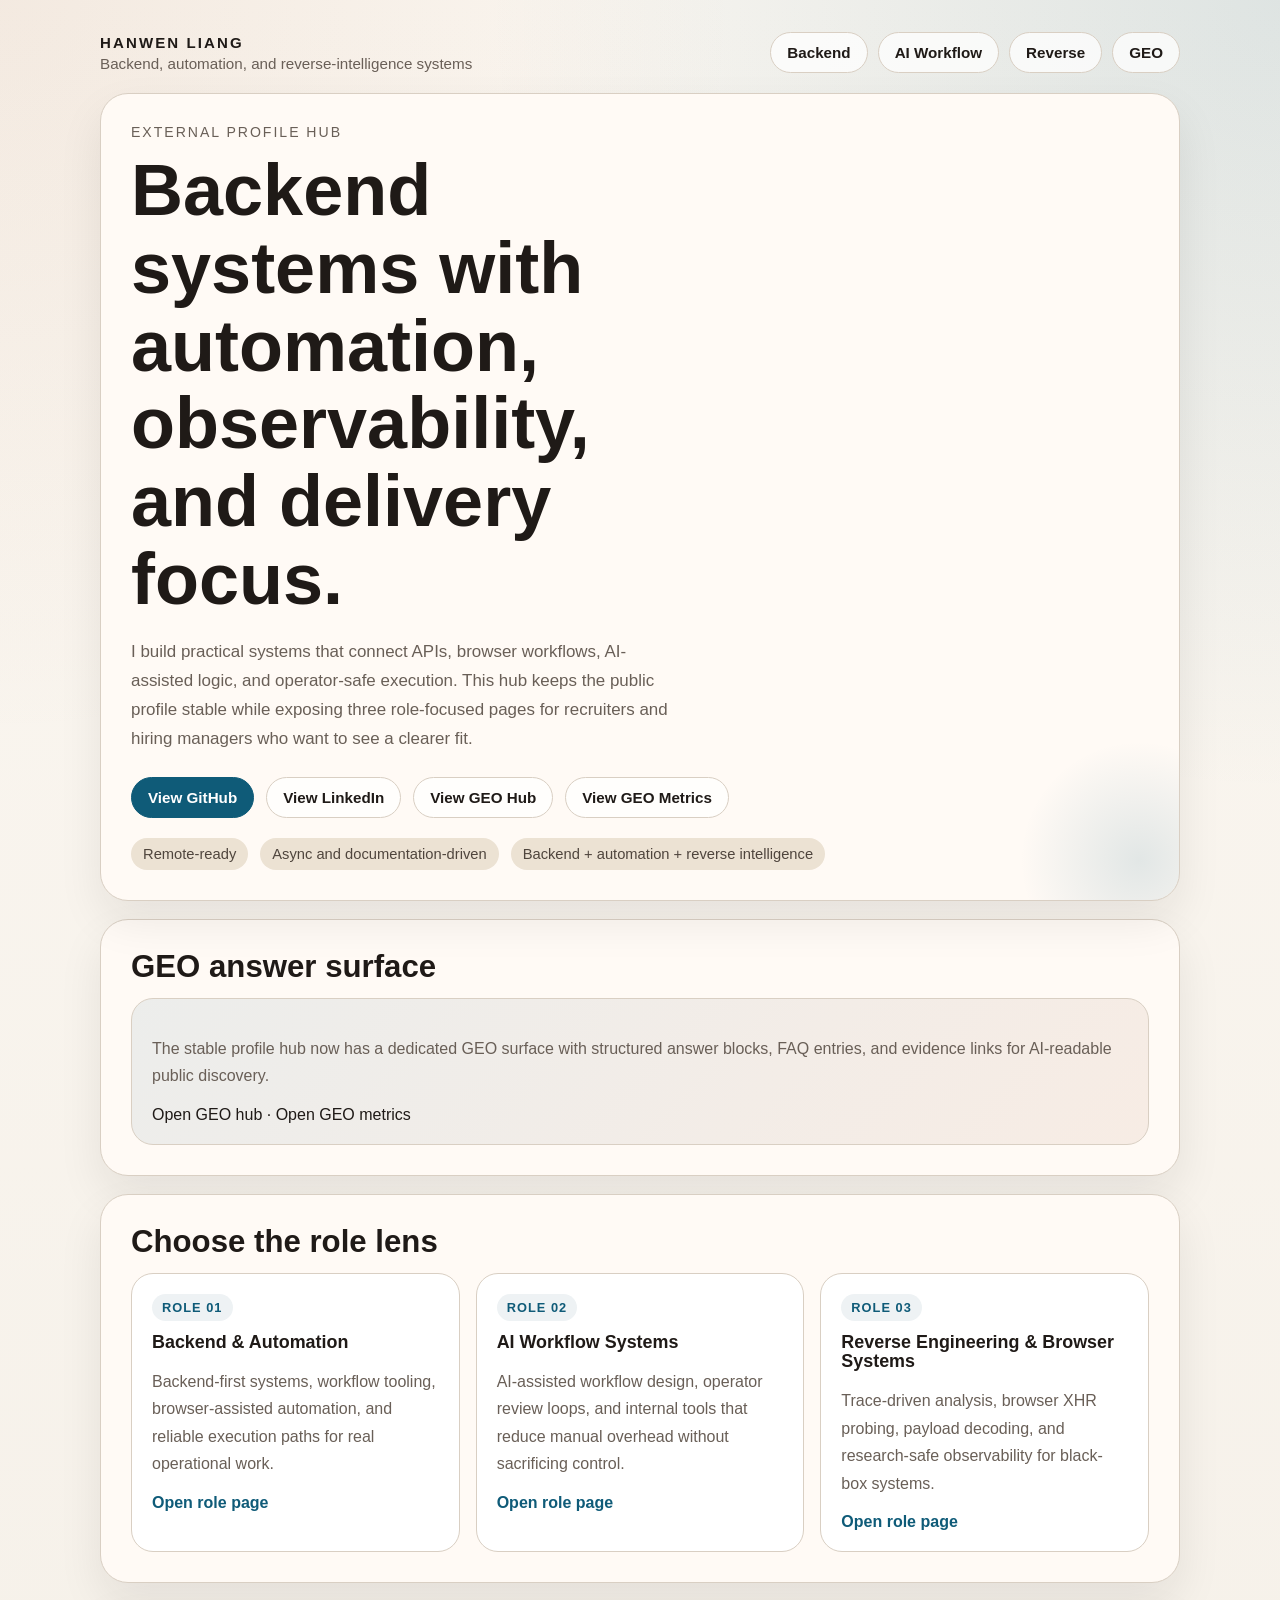
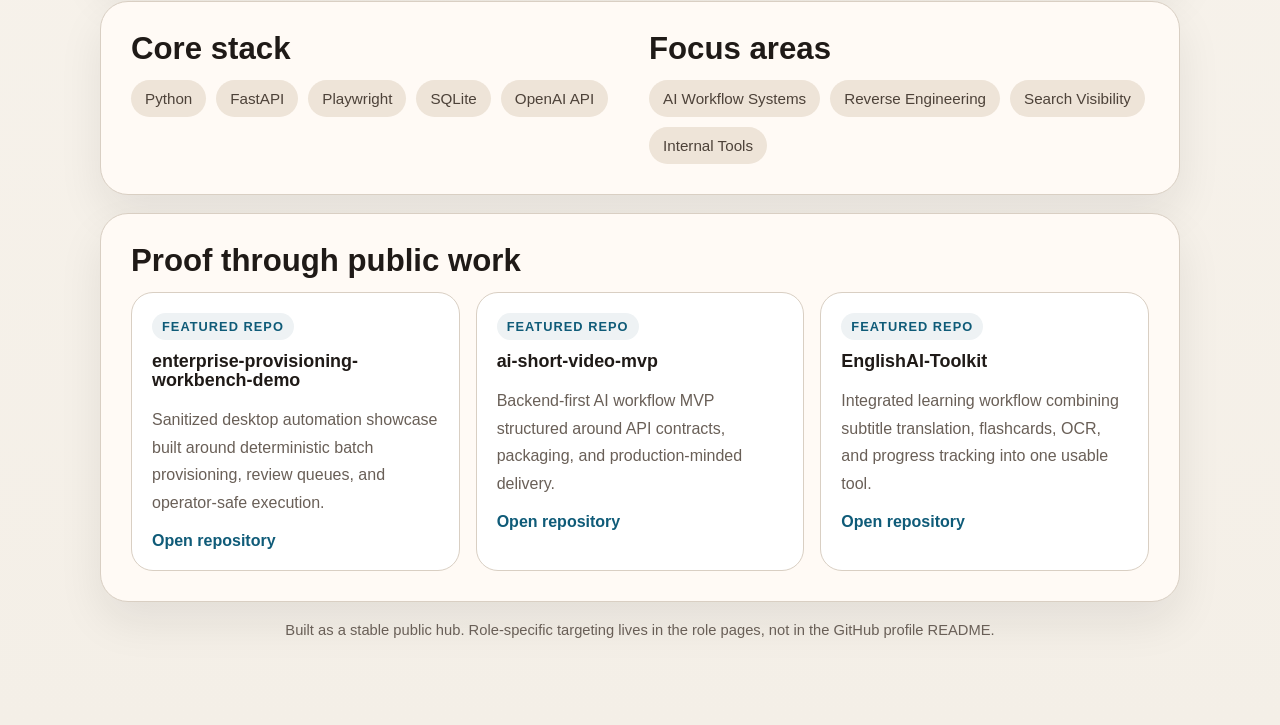
<file: docs/index.html>
<!doctype html>
<html lang="en">
  <head>
    <meta charset="utf-8" />
    <meta name="viewport" content="width=device-width, initial-scale=1" />
    <title>Hanwen Liang | Backend Automation Profile Hub</title>
    <meta
      name="description"
      content="Public profile hub for backend automation, AI workflow systems, reverse engineering, and search visibility work."
    />
    <link rel="stylesheet" href="./styles.css" />
  </head>
  <body>
    <main class="page">
      <header class="topbar">
        <div class="brand">
          <strong>Hanwen Liang</strong>
          <span>Backend, automation, and reverse-intelligence systems</span>
        </div>
        <nav class="topnav">
          <a href="./backend-automation.html">Backend</a>
          <a href="./ai-workflow.html">AI Workflow</a>
          <a href="./reverse-browser.html">Reverse</a>
          <a href="./geo/index.html">GEO</a>
        </nav>
      </header>

      <section class="hero">
        <p class="eyebrow">External Profile Hub</p>
        <h1>Backend systems with automation, observability, and delivery focus.</h1>
        <p class="lead">
          I build practical systems that connect APIs, browser workflows, AI-assisted
          logic, and operator-safe execution. This hub keeps the public profile
          stable while exposing three role-focused pages for recruiters and hiring
          managers who want to see a clearer fit.
        </p>
        <div class="actions">
          <a class="button primary" href="https://github.com/islanderwalk" target="_blank" rel="noreferrer">View GitHub</a>
          <a class="button" href="https://www.linkedin.com/in/han-wen-liang-3565282ba/" target="_blank" rel="noreferrer">View LinkedIn</a>
          <a class="button" href="./geo/index.html">View GEO Hub</a>
          <a class="button" href="./geo/metrics.html">View GEO Metrics</a>
        </div>
        <div class="meta">
          <span>Remote-ready</span>
          <span>Async and documentation-driven</span>
          <span>Backend + automation + reverse intelligence</span>
        </div>
      </section>

      <section class="section">
        <h2>GEO answer surface</h2>
        <div class="callout-slab">
          <p>
            The stable profile hub now has a dedicated GEO surface with structured
            answer blocks, FAQ entries, and evidence links for AI-readable public discovery.
          </p>
          <a class="inline" href="./geo/index.html">Open GEO hub</a>
          <span> · </span>
          <a class="inline" href="./geo/metrics.html">Open GEO metrics</a>
        </div>
      </section>

      <section class="section">
        <h2>Choose the role lens</h2>
        <div class="cards">
          <article class="card">
            <span class="tag">Role 01</span>
            <h3>Backend & Automation</h3>
            <p>
              Backend-first systems, workflow tooling, browser-assisted automation,
              and reliable execution paths for real operational work.
            </p>
            <a class="inline" href="./backend-automation.html">Open role page</a>
          </article>
          <article class="card">
            <span class="tag">Role 02</span>
            <h3>AI Workflow Systems</h3>
            <p>
              AI-assisted workflow design, operator review loops, and internal tools
              that reduce manual overhead without sacrificing control.
            </p>
            <a class="inline" href="./ai-workflow.html">Open role page</a>
          </article>
          <article class="card">
            <span class="tag">Role 03</span>
            <h3>Reverse Engineering & Browser Systems</h3>
            <p>
              Trace-driven analysis, browser XHR probing, payload decoding, and
              research-safe observability for black-box systems.
            </p>
            <a class="inline" href="./reverse-browser.html">Open role page</a>
          </article>
        </div>
      </section>

      <section class="section">
        <div class="grid-2">
          <div>
            <h2>Core stack</h2>
            <ul class="stack">
              <li>Python</li>
              <li>FastAPI</li>
              <li>Playwright</li>
              <li>SQLite</li>
              <li>OpenAI API</li>
            </ul>
          </div>
          <div>
            <h2>Focus areas</h2>
            <ul class="stack">
              <li>AI Workflow Systems</li>
              <li>Reverse Engineering</li>
              <li>Search Visibility</li>
              <li>Internal Tools</li>
            </ul>
          </div>
        </div>
      </section>

      <section class="section">
        <h2>Proof through public work</h2>
        <div class="cards">
          <article class="card">
            <span class="tag">Featured Repo</span>
            <h3>enterprise-provisioning-workbench-demo</h3>
            <p>
              Sanitized desktop automation showcase built around deterministic batch
              provisioning, review queues, and operator-safe execution.
            </p>
            <a class="inline" href="https://github.com/islanderwalk/enterprise-provisioning-workbench-demo" target="_blank" rel="noreferrer">Open repository</a>
          </article>
          <article class="card">
            <span class="tag">Featured Repo</span>
            <h3>ai-short-video-mvp</h3>
            <p>
              Backend-first AI workflow MVP structured around API contracts,
              packaging, and production-minded delivery.
            </p>
            <a class="inline" href="https://github.com/islanderwalk/ai-short-video-mvp" target="_blank" rel="noreferrer">Open repository</a>
          </article>
          <article class="card">
            <span class="tag">Featured Repo</span>
            <h3>EnglishAI-Toolkit</h3>
            <p>
              Integrated learning workflow combining subtitle translation,
              flashcards, OCR, and progress tracking into one usable tool.
            </p>
            <a class="inline" href="https://github.com/islanderwalk/EnglishAI-Toolkit" target="_blank" rel="noreferrer">Open repository</a>
          </article>
        </div>
      </section>

      <p class="footer">Built as a stable public hub. Role-specific targeting lives in the role pages, not in the GitHub profile README.</p>
    </main>
  </body>
</html>
</file>
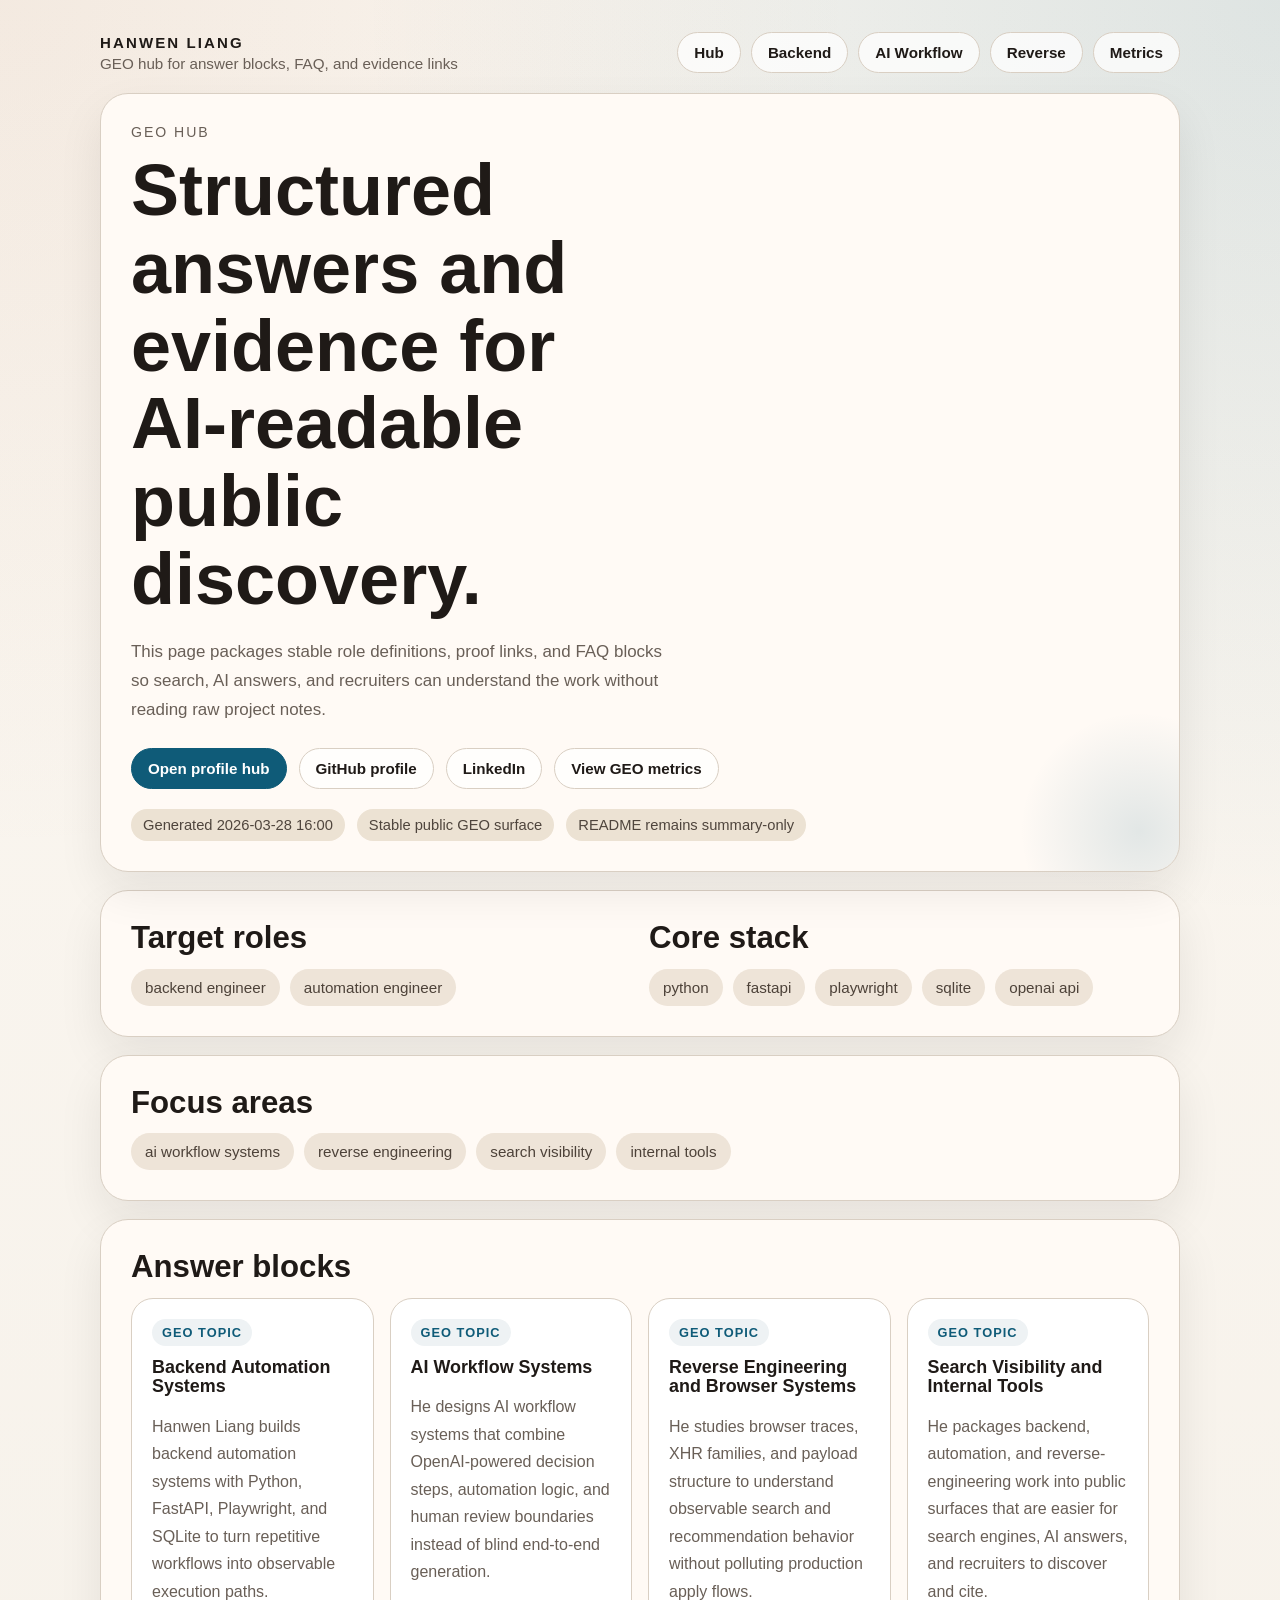
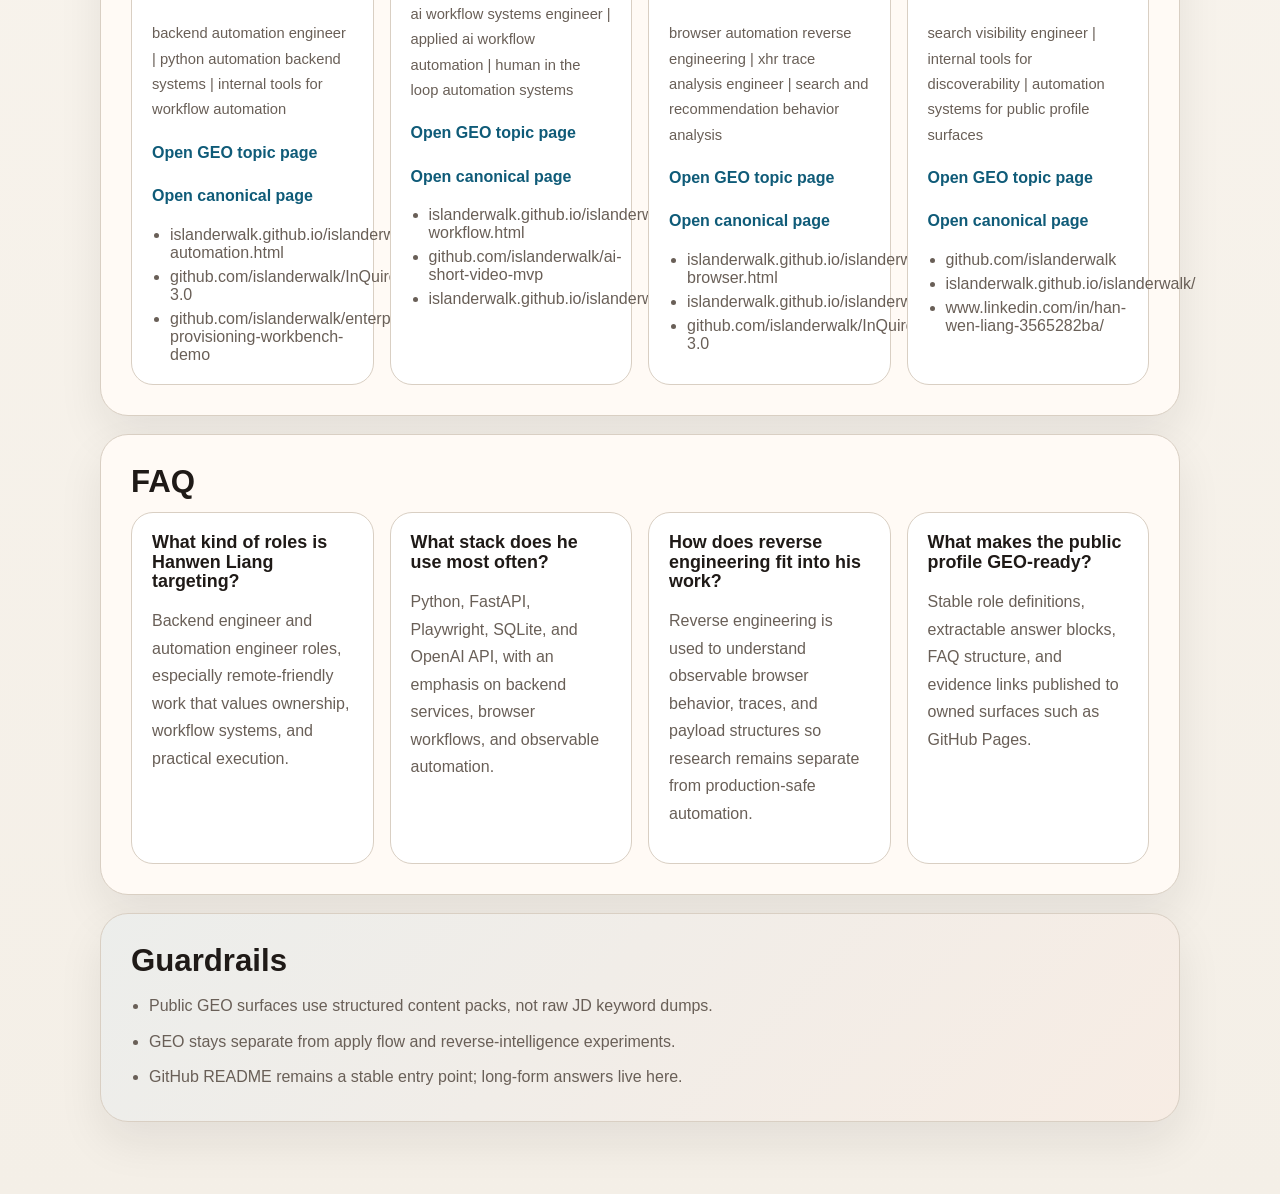
<file: docs/geo/index.html>
<!doctype html>
<html lang="en">
  <head>
    <meta charset="utf-8" />
    <meta name="viewport" content="width=device-width, initial-scale=1" />
    <title>Hanwen Liang | GEO Hub</title>
    <meta
      name="description"
      content="Structured answer hub for backend automation, AI workflow systems, reverse engineering, and search visibility work."
    />
    <link rel="stylesheet" href="../styles.css" />
  </head>
  <body>
    <main class="page">
      <header class="topbar">
        <div class="brand">
          <strong>Hanwen Liang</strong>
          <span>GEO hub for answer blocks, FAQ, and evidence links</span>
        </div>
        <nav class="topnav">
          <a href="../index.html">Hub</a>
          <a href="../backend-automation.html">Backend</a>
          <a href="../ai-workflow.html">AI Workflow</a>
          <a href="../reverse-browser.html">Reverse</a>
          <a href="./metrics.html">Metrics</a>
        </nav>
      </header>

      <section class="hero">
        <p class="eyebrow">GEO Hub</p>
        <h1>Structured answers and evidence for AI-readable public discovery.</h1>
        <p class="lead">
          This page packages stable role definitions, proof links, and FAQ blocks so search,
          AI answers, and recruiters can understand the work without reading raw project notes.
        </p>
        <div class="actions">
          <a class="button primary" href="https://islanderwalk.github.io/islanderwalk/">Open profile hub</a>
          <a class="button" href="https://github.com/islanderwalk" target="_blank" rel="noreferrer">GitHub profile</a>
          <a class="button" href="https://www.linkedin.com/in/han-wen-liang-3565282ba/" target="_blank" rel="noreferrer">LinkedIn</a>
          <a class="button" href="./metrics.html">View GEO metrics</a>
        </div>
        <div class="meta">
          <span>Generated 2026-03-28 16:00</span>
          <span>Stable public GEO surface</span>
          <span>README remains summary-only</span>
        </div>
      </section>

      <section class="section">
        <div class="grid-2">
          <div>
            <h2>Target roles</h2>
            <ul class="stack"><li>backend engineer</li><li>automation engineer</li></ul>
          </div>
          <div>
            <h2>Core stack</h2>
            <ul class="stack"><li>python</li><li>fastapi</li><li>playwright</li><li>sqlite</li><li>openai api</li></ul>
          </div>
        </div>
      </section>

      <section class="section">
        <h2>Focus areas</h2>
        <ul class="stack"><li>ai workflow systems</li><li>reverse engineering</li><li>search visibility</li><li>internal tools</li></ul>
      </section>

      <section class="section">
        <h2>Answer blocks</h2>
        <div class="cards">

          <article class="card">
            <span class="tag">GEO Topic</span>
            <h3>Backend Automation Systems</h3>
            <p>Hanwen Liang builds backend automation systems with Python, FastAPI, Playwright, and SQLite to turn repetitive workflows into observable execution paths.</p>
            <p class="hint">backend automation engineer | python automation backend systems | internal tools for workflow automation</p>
            <p><a class="inline" href="./topics/backend-automation.html">Open GEO topic page</a></p>
            <p><a class="inline" href="https://islanderwalk.github.io/islanderwalk/backend-automation.html">Open canonical page</a></p>
            <ul class="evidence"><li><a href="https://islanderwalk.github.io/islanderwalk/backend-automation.html" target="_blank" rel="noreferrer">islanderwalk.github.io/islanderwalk/backend-automation.html</a></li><li><a href="https://github.com/islanderwalk/InQuire-3.0" target="_blank" rel="noreferrer">github.com/islanderwalk/InQuire-3.0</a></li><li><a href="https://github.com/islanderwalk/enterprise-provisioning-workbench-demo" target="_blank" rel="noreferrer">github.com/islanderwalk/enterprise-provisioning-workbench-demo</a></li></ul>
          </article>
        
          <article class="card">
            <span class="tag">GEO Topic</span>
            <h3>AI Workflow Systems</h3>
            <p>He designs AI workflow systems that combine OpenAI-powered decision steps, automation logic, and human review boundaries instead of blind end-to-end generation.</p>
            <p class="hint">ai workflow systems engineer | applied ai workflow automation | human in the loop automation systems</p>
            <p><a class="inline" href="./topics/ai-workflow-systems.html">Open GEO topic page</a></p>
            <p><a class="inline" href="https://islanderwalk.github.io/islanderwalk/ai-workflow.html">Open canonical page</a></p>
            <ul class="evidence"><li><a href="https://islanderwalk.github.io/islanderwalk/ai-workflow.html" target="_blank" rel="noreferrer">islanderwalk.github.io/islanderwalk/ai-workflow.html</a></li><li><a href="https://github.com/islanderwalk/ai-short-video-mvp" target="_blank" rel="noreferrer">github.com/islanderwalk/ai-short-video-mvp</a></li><li><a href="https://islanderwalk.github.io/islanderwalk/" target="_blank" rel="noreferrer">islanderwalk.github.io/islanderwalk/</a></li></ul>
          </article>
        
          <article class="card">
            <span class="tag">GEO Topic</span>
            <h3>Reverse Engineering and Browser Systems</h3>
            <p>He studies browser traces, XHR families, and payload structure to understand observable search and recommendation behavior without polluting production apply flows.</p>
            <p class="hint">browser automation reverse engineering | xhr trace analysis engineer | search and recommendation behavior analysis</p>
            <p><a class="inline" href="./topics/reverse-engineering-browser-systems.html">Open GEO topic page</a></p>
            <p><a class="inline" href="https://islanderwalk.github.io/islanderwalk/reverse-browser.html">Open canonical page</a></p>
            <ul class="evidence"><li><a href="https://islanderwalk.github.io/islanderwalk/reverse-browser.html" target="_blank" rel="noreferrer">islanderwalk.github.io/islanderwalk/reverse-browser.html</a></li><li><a href="https://islanderwalk.github.io/islanderwalk/" target="_blank" rel="noreferrer">islanderwalk.github.io/islanderwalk/</a></li><li><a href="https://github.com/islanderwalk/InQuire-3.0" target="_blank" rel="noreferrer">github.com/islanderwalk/InQuire-3.0</a></li></ul>
          </article>
        
          <article class="card">
            <span class="tag">GEO Topic</span>
            <h3>Search Visibility and Internal Tools</h3>
            <p>He packages backend, automation, and reverse-engineering work into public surfaces that are easier for search engines, AI answers, and recruiters to discover and cite.</p>
            <p class="hint">search visibility engineer | internal tools for discoverability | automation systems for public profile surfaces</p>
            <p><a class="inline" href="./topics/search-visibility-internal-tools.html">Open GEO topic page</a></p>
            <p><a class="inline" href="https://islanderwalk.github.io/islanderwalk/">Open canonical page</a></p>
            <ul class="evidence"><li><a href="https://github.com/islanderwalk" target="_blank" rel="noreferrer">github.com/islanderwalk</a></li><li><a href="https://islanderwalk.github.io/islanderwalk/" target="_blank" rel="noreferrer">islanderwalk.github.io/islanderwalk/</a></li><li><a href="https://www.linkedin.com/in/han-wen-liang-3565282ba/" target="_blank" rel="noreferrer">www.linkedin.com/in/han-wen-liang-3565282ba/</a></li></ul>
          </article>
        
        </div>
      </section>

      <section class="section">
        <h2>FAQ</h2>
        <div class="faq-grid">

          <article class="faq-item">
            <h3>What kind of roles is Hanwen Liang targeting?</h3>
            <p>Backend engineer and automation engineer roles, especially remote-friendly work that values ownership, workflow systems, and practical execution.</p>
          </article>
        
          <article class="faq-item">
            <h3>What stack does he use most often?</h3>
            <p>Python, FastAPI, Playwright, SQLite, and OpenAI API, with an emphasis on backend services, browser workflows, and observable automation.</p>
          </article>
        
          <article class="faq-item">
            <h3>How does reverse engineering fit into his work?</h3>
            <p>Reverse engineering is used to understand observable browser behavior, traces, and payload structures so research remains separate from production-safe automation.</p>
          </article>
        
          <article class="faq-item">
            <h3>What makes the public profile GEO-ready?</h3>
            <p>Stable role definitions, extractable answer blocks, FAQ structure, and evidence links published to owned surfaces such as GitHub Pages.</p>
          </article>
        
        </div>
      </section>

      <section class="section callout">
        <h2>Guardrails</h2>
        <ul class="list">
          <li>Public GEO surfaces use structured content packs, not raw JD keyword dumps.</li>
          <li>GEO stays separate from apply flow and reverse-intelligence experiments.</li>
          <li>GitHub README remains a stable entry point; long-form answers live here.</li>
        </ul>
      </section>
    </main>
  </body>
</html>
</file>
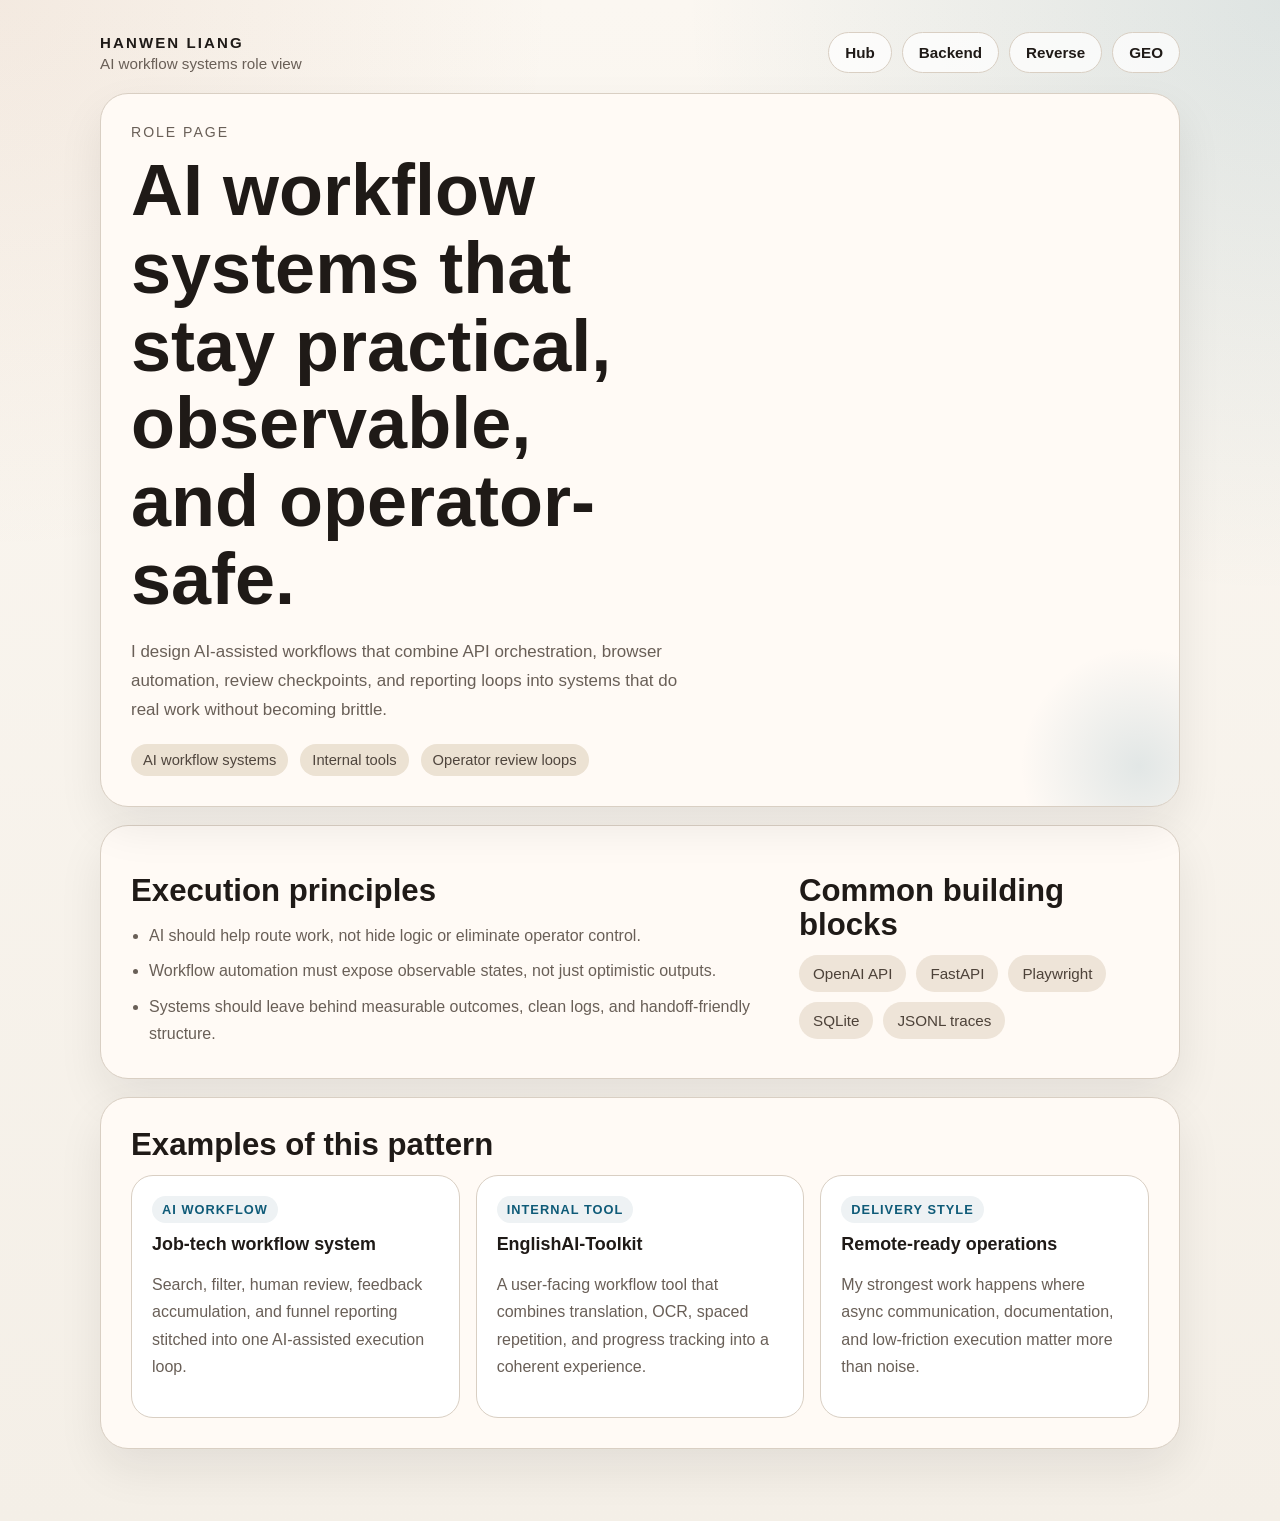
<file: docs/ai-workflow.html>
<!doctype html>
<html lang="en">
  <head>
    <meta charset="utf-8" />
    <meta name="viewport" content="width=device-width, initial-scale=1" />
    <title>Hanwen Liang | AI Workflow Systems</title>
    <meta
      name="description"
      content="AI workflow systems role page focused on operator-safe automation, internal tools, and measurable delivery."
    />
    <link rel="stylesheet" href="./styles.css" />
  </head>
  <body>
    <main class="page">
      <header class="topbar">
        <div class="brand">
          <strong>Hanwen Liang</strong>
          <span>AI workflow systems role view</span>
        </div>
        <nav class="topnav">
          <a href="./index.html">Hub</a>
          <a href="./backend-automation.html">Backend</a>
          <a href="./reverse-browser.html">Reverse</a>
          <a href="./geo/index.html">GEO</a>
        </nav>
      </header>

      <section class="hero">
        <p class="eyebrow">Role Page</p>
        <h1>AI workflow systems that stay practical, observable, and operator-safe.</h1>
        <p class="lead">
          I design AI-assisted workflows that combine API orchestration, browser
          automation, review checkpoints, and reporting loops into systems that do
          real work without becoming brittle.
        </p>
        <div class="meta">
          <span>AI workflow systems</span>
          <span>Internal tools</span>
          <span>Operator review loops</span>
        </div>
      </section>

      <section class="section">
        <div class="layout">
          <div>
            <h2>Execution principles</h2>
            <ul class="list">
              <li>AI should help route work, not hide logic or eliminate operator control.</li>
              <li>Workflow automation must expose observable states, not just optimistic outputs.</li>
              <li>Systems should leave behind measurable outcomes, clean logs, and handoff-friendly structure.</li>
            </ul>
          </div>
          <div>
            <h2>Common building blocks</h2>
            <ul class="stack">
              <li>OpenAI API</li>
              <li>FastAPI</li>
              <li>Playwright</li>
              <li>SQLite</li>
              <li>JSONL traces</li>
            </ul>
          </div>
        </div>
      </section>

      <section class="section">
        <h2>Examples of this pattern</h2>
        <div class="cards">
          <article class="card">
            <span class="tag">AI Workflow</span>
            <h3>Job-tech workflow system</h3>
            <p>
              Search, filter, human review, feedback accumulation, and funnel
              reporting stitched into one AI-assisted execution loop.
            </p>
          </article>
          <article class="card">
            <span class="tag">Internal Tool</span>
            <h3>EnglishAI-Toolkit</h3>
            <p>
              A user-facing workflow tool that combines translation, OCR, spaced
              repetition, and progress tracking into a coherent experience.
            </p>
          </article>
          <article class="card">
            <span class="tag">Delivery Style</span>
            <h3>Remote-ready operations</h3>
            <p>
              My strongest work happens where async communication, documentation,
              and low-friction execution matter more than noise.
            </p>
          </article>
        </div>
      </section>
    </main>
  </body>
</html>
</file>
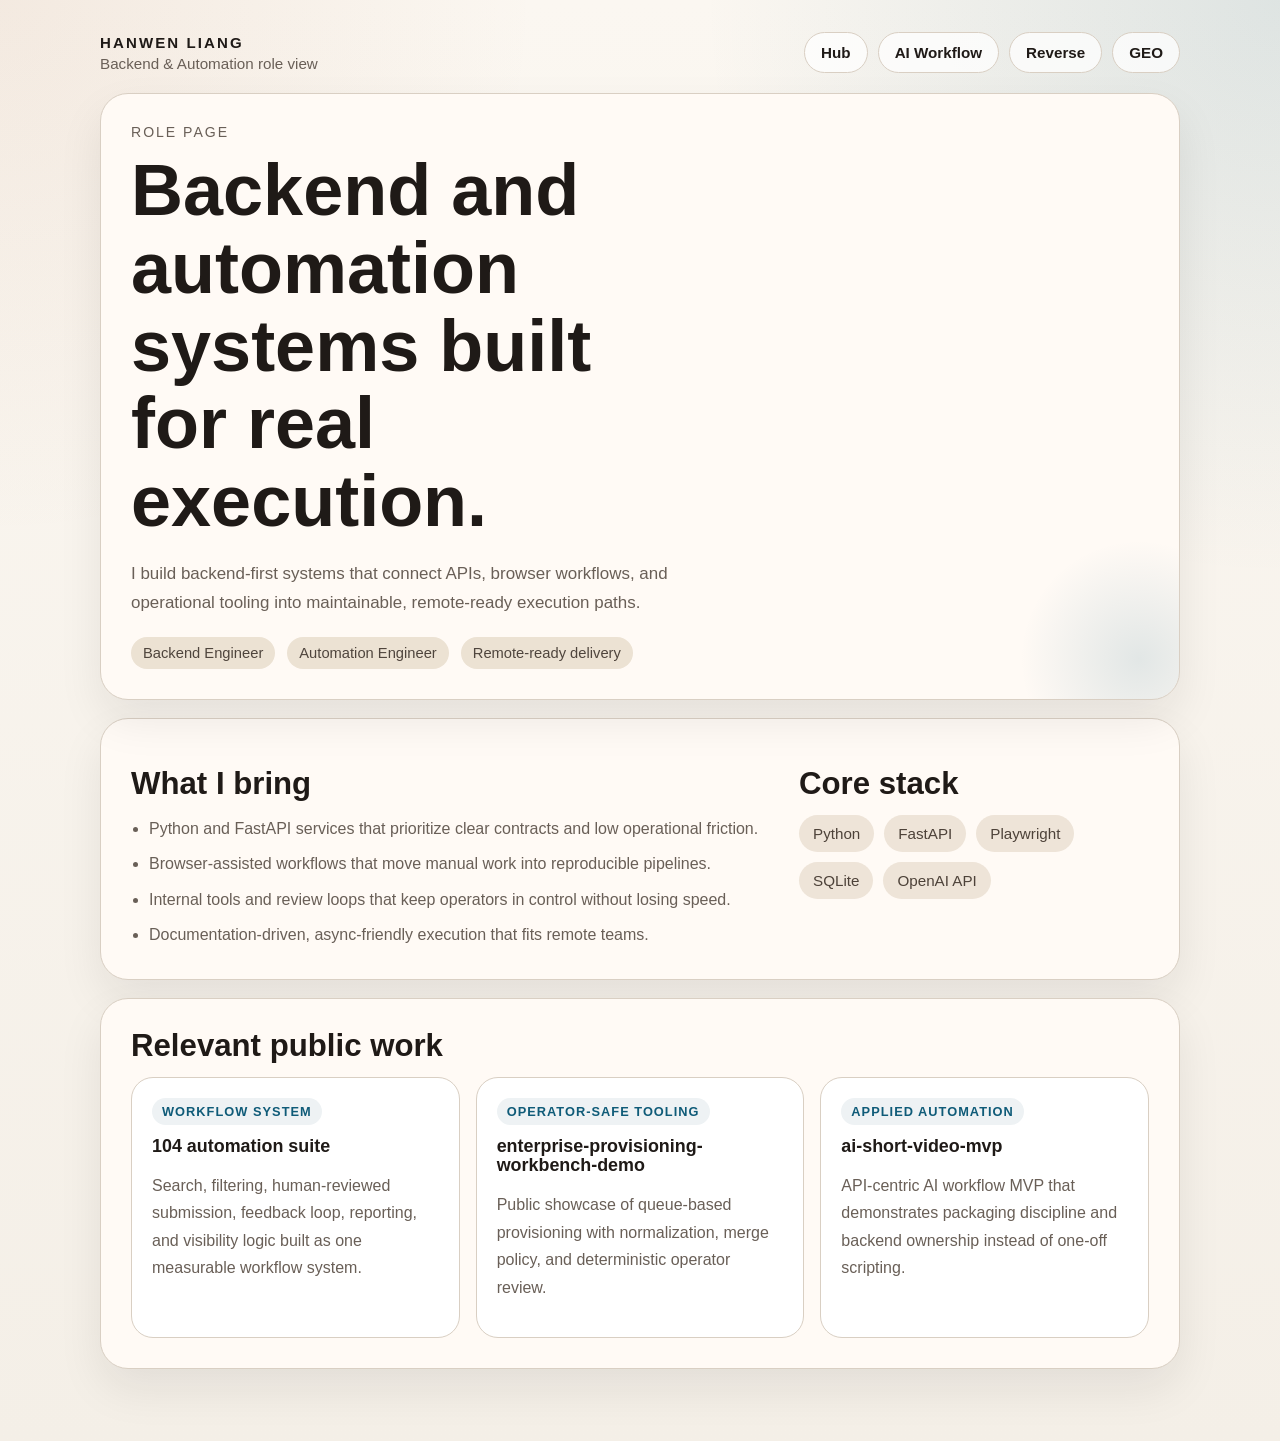
<file: docs/backend-automation.html>
<!doctype html>
<html lang="en">
  <head>
    <meta charset="utf-8" />
    <meta name="viewport" content="width=device-width, initial-scale=1" />
    <title>Hanwen Liang | Backend & Automation</title>
    <meta
      name="description"
      content="Backend and automation role page focused on APIs, browser workflows, internal tools, and remote-ready delivery."
    />
    <link rel="stylesheet" href="./styles.css" />
  </head>
  <body>
    <main class="page">
      <header class="topbar">
        <div class="brand">
          <strong>Hanwen Liang</strong>
          <span>Backend & Automation role view</span>
        </div>
        <nav class="topnav">
          <a href="./index.html">Hub</a>
          <a href="./ai-workflow.html">AI Workflow</a>
          <a href="./reverse-browser.html">Reverse</a>
          <a href="./geo/index.html">GEO</a>
        </nav>
      </header>

      <section class="hero">
        <p class="eyebrow">Role Page</p>
        <h1>Backend and automation systems built for real execution.</h1>
        <p class="lead">
          I build backend-first systems that connect APIs, browser workflows, and
          operational tooling into maintainable, remote-ready execution paths.
        </p>
        <div class="meta">
          <span>Backend Engineer</span>
          <span>Automation Engineer</span>
          <span>Remote-ready delivery</span>
        </div>
      </section>

      <section class="section">
        <div class="layout">
          <div>
            <h2>What I bring</h2>
            <ul class="list">
              <li>Python and FastAPI services that prioritize clear contracts and low operational friction.</li>
              <li>Browser-assisted workflows that move manual work into reproducible pipelines.</li>
              <li>Internal tools and review loops that keep operators in control without losing speed.</li>
              <li>Documentation-driven, async-friendly execution that fits remote teams.</li>
            </ul>
          </div>
          <div>
            <h2>Core stack</h2>
            <ul class="stack">
              <li>Python</li>
              <li>FastAPI</li>
              <li>Playwright</li>
              <li>SQLite</li>
              <li>OpenAI API</li>
            </ul>
          </div>
        </div>
      </section>

      <section class="section">
        <h2>Relevant public work</h2>
        <div class="cards">
          <article class="card">
            <span class="tag">Workflow System</span>
            <h3>104 automation suite</h3>
            <p>
              Search, filtering, human-reviewed submission, feedback loop, reporting,
              and visibility logic built as one measurable workflow system.
            </p>
          </article>
          <article class="card">
            <span class="tag">Operator-safe Tooling</span>
            <h3>enterprise-provisioning-workbench-demo</h3>
            <p>
              Public showcase of queue-based provisioning with normalization, merge
              policy, and deterministic operator review.
            </p>
          </article>
          <article class="card">
            <span class="tag">Applied Automation</span>
            <h3>ai-short-video-mvp</h3>
            <p>
              API-centric AI workflow MVP that demonstrates packaging discipline and
              backend ownership instead of one-off scripting.
            </p>
          </article>
        </div>
      </section>
    </main>
  </body>
</html>
</file>
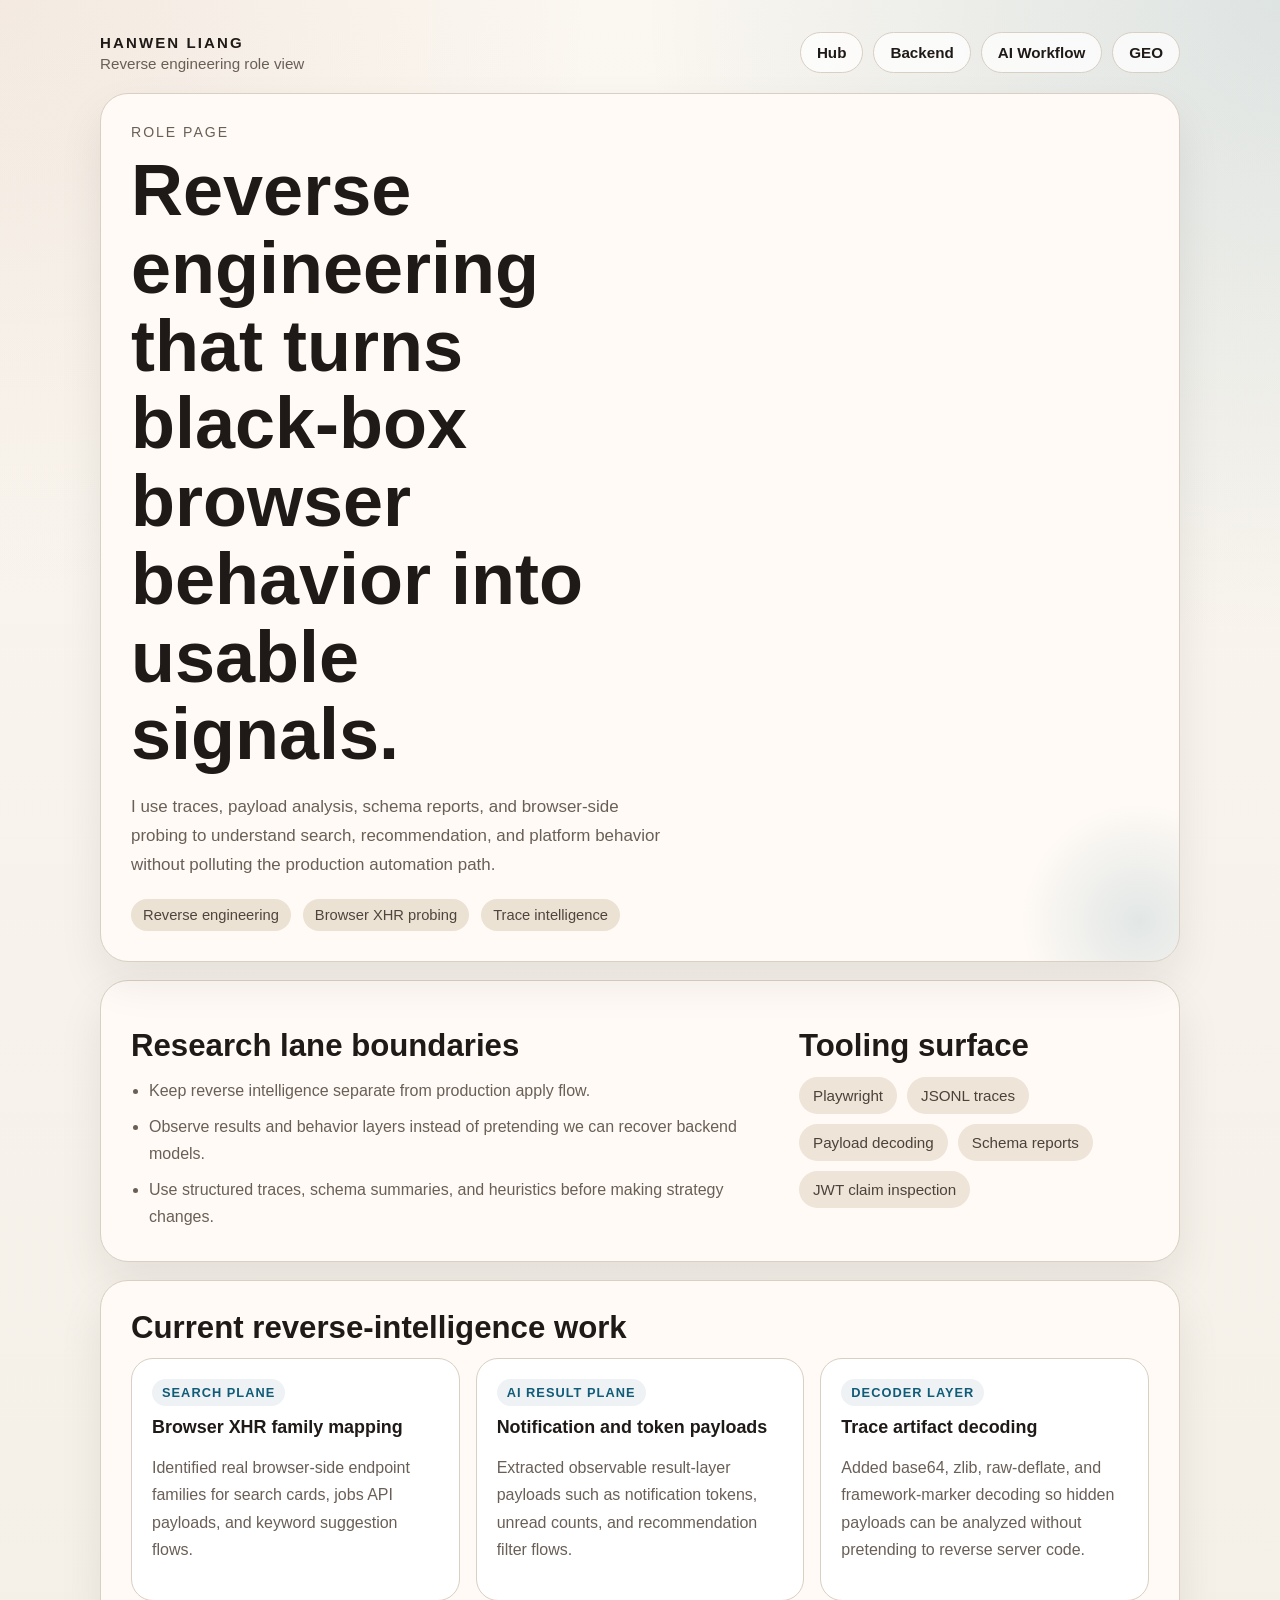
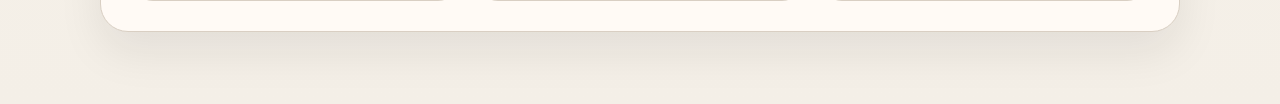
<file: docs/reverse-browser.html>
<!doctype html>
<html lang="en">
  <head>
    <meta charset="utf-8" />
    <meta name="viewport" content="width=device-width, initial-scale=1" />
    <title>Hanwen Liang | Reverse Engineering & Browser Systems</title>
    <meta
      name="description"
      content="Reverse engineering and browser systems role page focused on traces, payloads, XHR sequences, and research-safe automation."
    />
    <link rel="stylesheet" href="./styles.css" />
  </head>
  <body>
    <main class="page">
      <header class="topbar">
        <div class="brand">
          <strong>Hanwen Liang</strong>
          <span>Reverse engineering role view</span>
        </div>
        <nav class="topnav">
          <a href="./index.html">Hub</a>
          <a href="./backend-automation.html">Backend</a>
          <a href="./ai-workflow.html">AI Workflow</a>
          <a href="./geo/index.html">GEO</a>
        </nav>
      </header>

      <section class="hero">
        <p class="eyebrow">Role Page</p>
        <h1>Reverse engineering that turns black-box browser behavior into usable signals.</h1>
        <p class="lead">
          I use traces, payload analysis, schema reports, and browser-side probing to
          understand search, recommendation, and platform behavior without polluting
          the production automation path.
        </p>
        <div class="meta">
          <span>Reverse engineering</span>
          <span>Browser XHR probing</span>
          <span>Trace intelligence</span>
        </div>
      </section>

      <section class="section">
        <div class="layout">
          <div>
            <h2>Research lane boundaries</h2>
            <ul class="list">
              <li>Keep reverse intelligence separate from production apply flow.</li>
              <li>Observe results and behavior layers instead of pretending we can recover backend models.</li>
              <li>Use structured traces, schema summaries, and heuristics before making strategy changes.</li>
            </ul>
          </div>
          <div>
            <h2>Tooling surface</h2>
            <ul class="stack">
              <li>Playwright</li>
              <li>JSONL traces</li>
              <li>Payload decoding</li>
              <li>Schema reports</li>
              <li>JWT claim inspection</li>
            </ul>
          </div>
        </div>
      </section>

      <section class="section">
        <h2>Current reverse-intelligence work</h2>
        <div class="cards">
          <article class="card">
            <span class="tag">Search Plane</span>
            <h3>Browser XHR family mapping</h3>
            <p>
              Identified real browser-side endpoint families for search cards,
              jobs API payloads, and keyword suggestion flows.
            </p>
          </article>
          <article class="card">
            <span class="tag">AI Result Plane</span>
            <h3>Notification and token payloads</h3>
            <p>
              Extracted observable result-layer payloads such as notification tokens,
              unread counts, and recommendation filter flows.
            </p>
          </article>
          <article class="card">
            <span class="tag">Decoder Layer</span>
            <h3>Trace artifact decoding</h3>
            <p>
              Added base64, zlib, raw-deflate, and framework-marker decoding so
              hidden payloads can be analyzed without pretending to reverse server code.
            </p>
          </article>
        </div>
      </section>
    </main>
  </body>
</html>
</file>
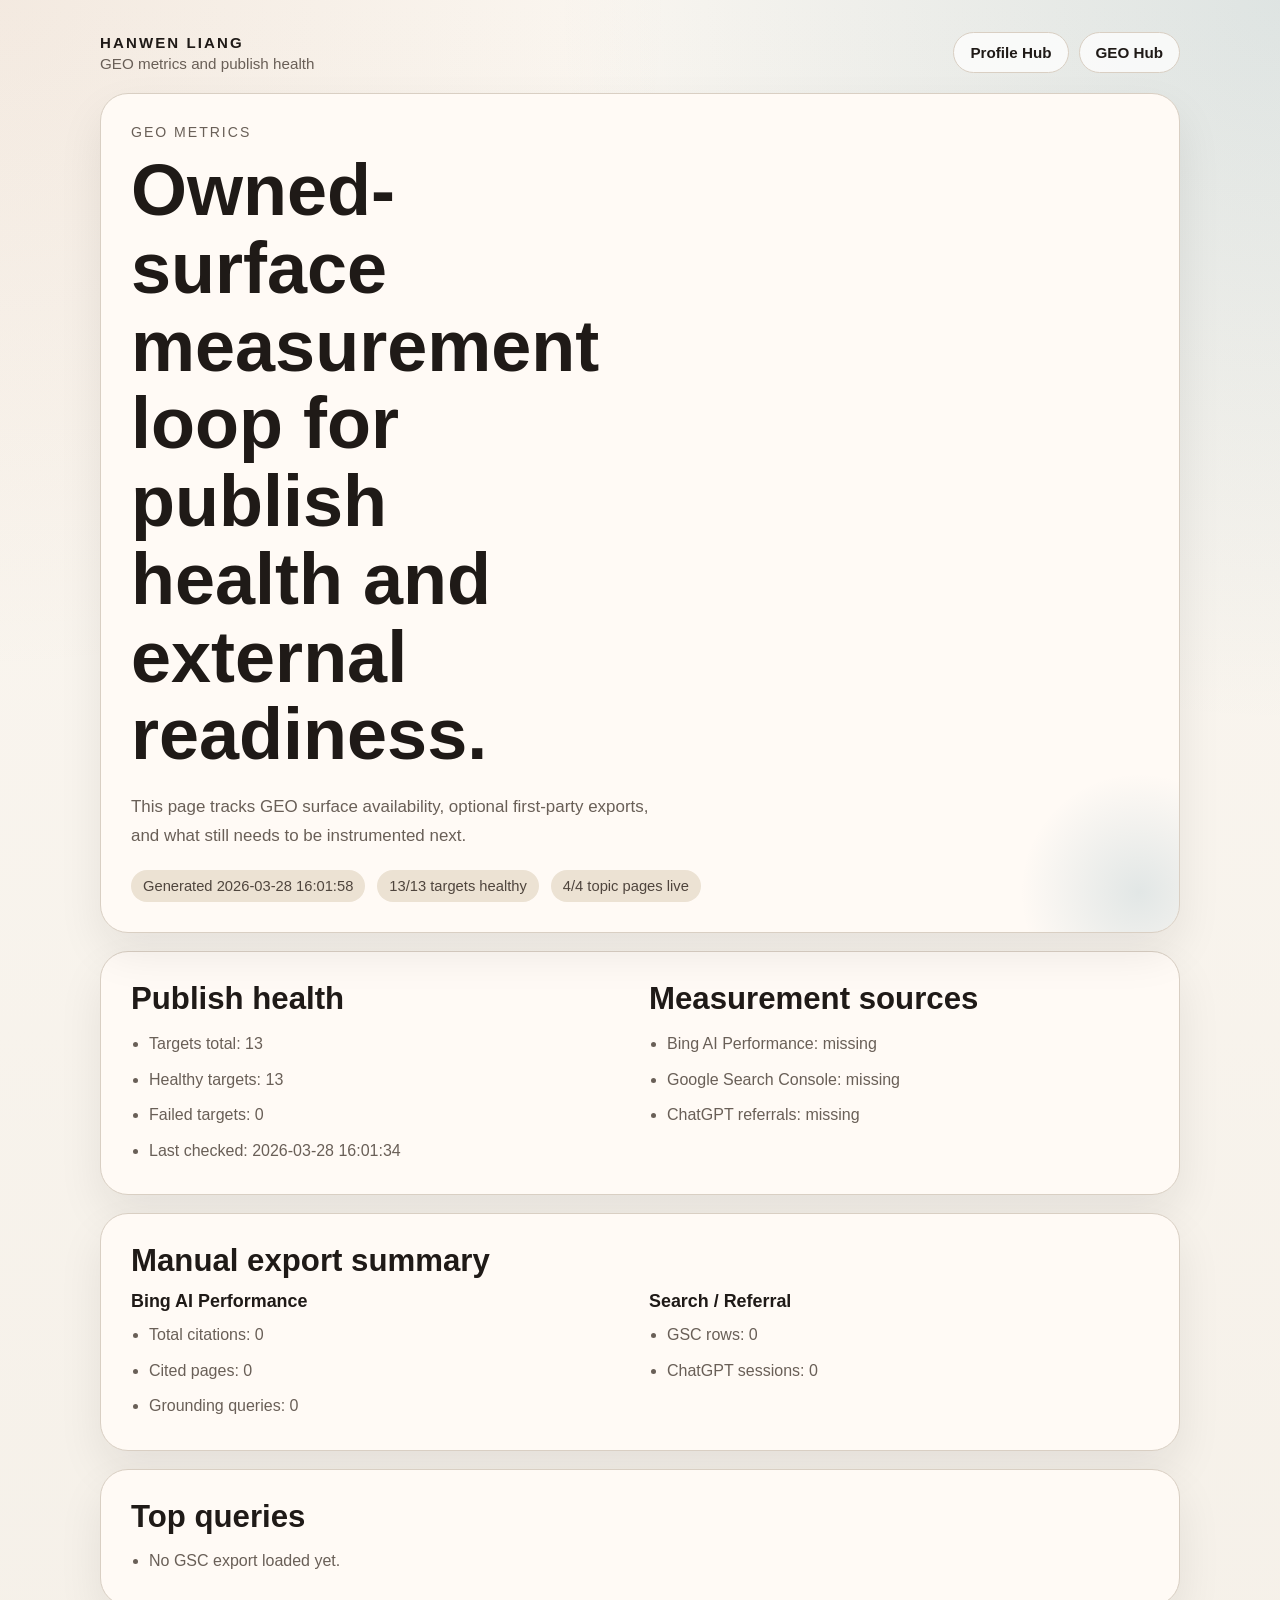
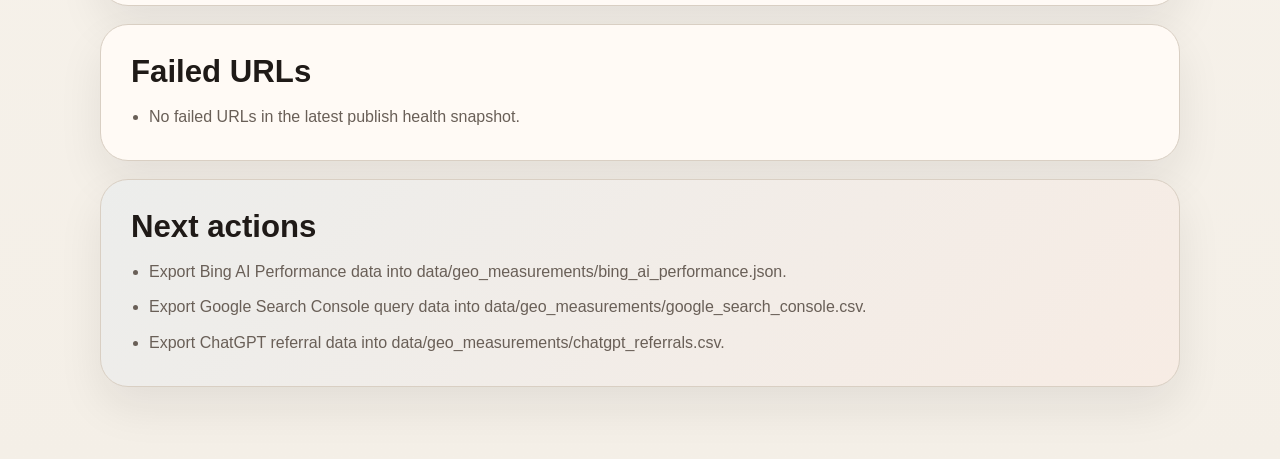
<file: docs/geo/metrics.html>
<!doctype html>
<html lang="en">
  <head>
    <meta charset="utf-8" />
    <meta name="viewport" content="width=device-width, initial-scale=1" />
    <title>Hanwen Liang | GEO Metrics</title>
    <meta name="description" content="Measurement and publish-health dashboard for Hanwen Liang GEO surfaces." />
    <link rel="stylesheet" href="../styles.css" />
  </head>
  <body>
    <main class="page">
      <header class="topbar">
        <div class="brand">
          <strong>Hanwen Liang</strong>
          <span>GEO metrics and publish health</span>
        </div>
        <nav class="topnav">
          <a href="../index.html">Profile Hub</a>
          <a href="./index.html">GEO Hub</a>
        </nav>
      </header>
      <section class="hero">
        <p class="eyebrow">GEO Metrics</p>
        <h1>Owned-surface measurement loop for publish health and external readiness.</h1>
        <p class="lead">This page tracks GEO surface availability, optional first-party exports, and what still needs to be instrumented next.</p>
        <div class="meta">
          <span>Generated 2026-03-28 16:01:58</span>
          <span>13/13 targets healthy</span>
          <span>4/4 topic pages live</span>
        </div>
      </section>
      <section class="section">
        <div class="grid-2">
          <div>
            <h2>Publish health</h2>
            <ul class="list">
              <li>Targets total: 13</li>
              <li>Healthy targets: 13</li>
              <li>Failed targets: 0</li>
              <li>Last checked: 2026-03-28 16:01:34</li>
            </ul>
          </div>
          <div>
            <h2>Measurement sources</h2>
            <ul class="list">
              <li>Bing AI Performance: missing</li>
              <li>Google Search Console: missing</li>
              <li>ChatGPT referrals: missing</li>
            </ul>
          </div>
        </div>
      </section>
      <section class="section">
        <h2>Manual export summary</h2>
        <div class="grid-2">
          <div>
            <h3>Bing AI Performance</h3>
            <ul class="list">
              <li>Total citations: 0</li>
              <li>Cited pages: 0</li>
              <li>Grounding queries: 0</li>
            </ul>
          </div>
          <div>
            <h3>Search / Referral</h3>
            <ul class="list">
              <li>GSC rows: 0</li>
              <li>ChatGPT sessions: 0</li>
            </ul>
          </div>
        </div>
      </section>
      <section class="section">
        <h2>Top queries</h2>
        <ul class="list"><li>No GSC export loaded yet.</li></ul>
      </section>
      <section class="section">
        <h2>Failed URLs</h2>
        <ul class="list"><li>No failed URLs in the latest publish health snapshot.</li></ul>
      </section>
      <section class="section callout">
        <h2>Next actions</h2>
        <ul class="list"><li>Export Bing AI Performance data into data/geo_measurements/bing_ai_performance.json.</li><li>Export Google Search Console query data into data/geo_measurements/google_search_console.csv.</li><li>Export ChatGPT referral data into data/geo_measurements/chatgpt_referrals.csv.</li></ul>
      </section>
    </main>
  </body>
</html>
</file>
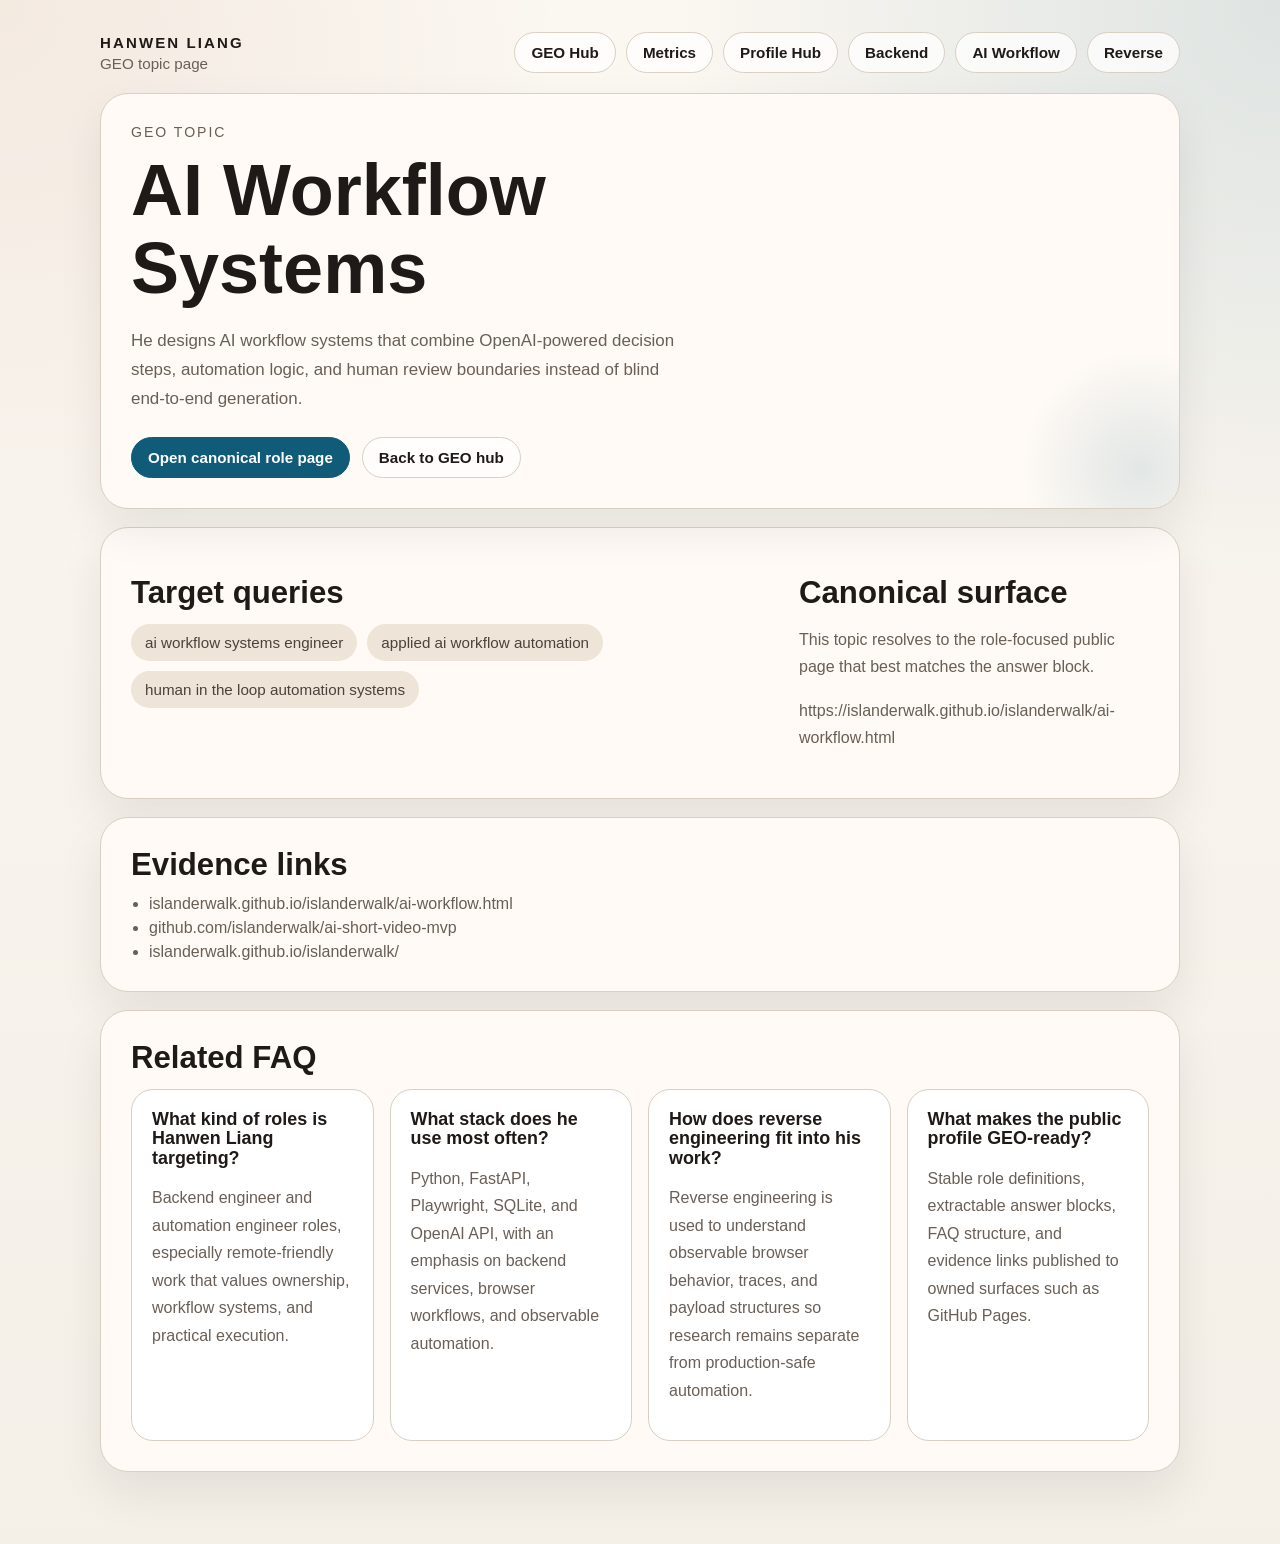
<file: docs/geo/topics/ai-workflow-systems.html>
<!doctype html>
<html lang="en">
  <head>
    <meta charset="utf-8" />
    <meta name="viewport" content="width=device-width, initial-scale=1" />
    <title>Hanwen Liang | AI Workflow Systems</title>
    <meta
      name="description"
      content="He designs AI workflow systems that combine OpenAI-powered decision steps, automation logic, and human review boundaries instead of blind end-to-end generation."
    />
    <link rel="stylesheet" href="../../styles.css" />
  </head>
  <body>
    <main class="page">
      <header class="topbar">
        <div class="brand">
          <strong>Hanwen Liang</strong>
          <span>GEO topic page</span>
        </div>
        <nav class="topnav">
          <a href="../index.html">GEO Hub</a>
          <a href="../metrics.html">Metrics</a>
          <a href="../../index.html">Profile Hub</a>
          <a href="../../backend-automation.html">Backend</a>
          <a href="../../ai-workflow.html">AI Workflow</a>
          <a href="../../reverse-browser.html">Reverse</a>
        </nav>
      </header>

      <section class="hero">
        <p class="eyebrow">GEO Topic</p>
        <h1>AI Workflow Systems</h1>
        <p class="lead">He designs AI workflow systems that combine OpenAI-powered decision steps, automation logic, and human review boundaries instead of blind end-to-end generation.</p>
        <div class="actions">
          <a class="button primary" href="https://islanderwalk.github.io/islanderwalk/ai-workflow.html">Open canonical role page</a>
          <a class="button" href="../index.html">Back to GEO hub</a>
        </div>
      </section>

      <section class="section">
        <div class="layout">
          <div>
            <h2>Target queries</h2>
            <ul class="stack"><li>ai workflow systems engineer</li><li>applied ai workflow automation</li><li>human in the loop automation systems</li></ul>
          </div>
          <div>
            <h2>Canonical surface</h2>
            <p class="body">
              This topic resolves to the role-focused public page that best matches the answer block.
            </p>
            <p><a class="inline" href="https://islanderwalk.github.io/islanderwalk/ai-workflow.html">https://islanderwalk.github.io/islanderwalk/ai-workflow.html</a></p>
          </div>
        </div>
      </section>

      <section class="section">
        <h2>Evidence links</h2>
        <ul class="evidence"><li><a href="https://islanderwalk.github.io/islanderwalk/ai-workflow.html" target="_blank" rel="noreferrer">islanderwalk.github.io/islanderwalk/ai-workflow.html</a></li><li><a href="https://github.com/islanderwalk/ai-short-video-mvp" target="_blank" rel="noreferrer">github.com/islanderwalk/ai-short-video-mvp</a></li><li><a href="https://islanderwalk.github.io/islanderwalk/" target="_blank" rel="noreferrer">islanderwalk.github.io/islanderwalk/</a></li></ul>
      </section>

      <section class="section">
        <h2>Related FAQ</h2>
        <div class="faq-grid">

          <article class="faq-item">
            <h3>What kind of roles is Hanwen Liang targeting?</h3>
            <p>Backend engineer and automation engineer roles, especially remote-friendly work that values ownership, workflow systems, and practical execution.</p>
          </article>
        
          <article class="faq-item">
            <h3>What stack does he use most often?</h3>
            <p>Python, FastAPI, Playwright, SQLite, and OpenAI API, with an emphasis on backend services, browser workflows, and observable automation.</p>
          </article>
        
          <article class="faq-item">
            <h3>How does reverse engineering fit into his work?</h3>
            <p>Reverse engineering is used to understand observable browser behavior, traces, and payload structures so research remains separate from production-safe automation.</p>
          </article>
        
          <article class="faq-item">
            <h3>What makes the public profile GEO-ready?</h3>
            <p>Stable role definitions, extractable answer blocks, FAQ structure, and evidence links published to owned surfaces such as GitHub Pages.</p>
          </article>
        
        </div>
      </section>
    </main>
  </body>
</html>
</file>
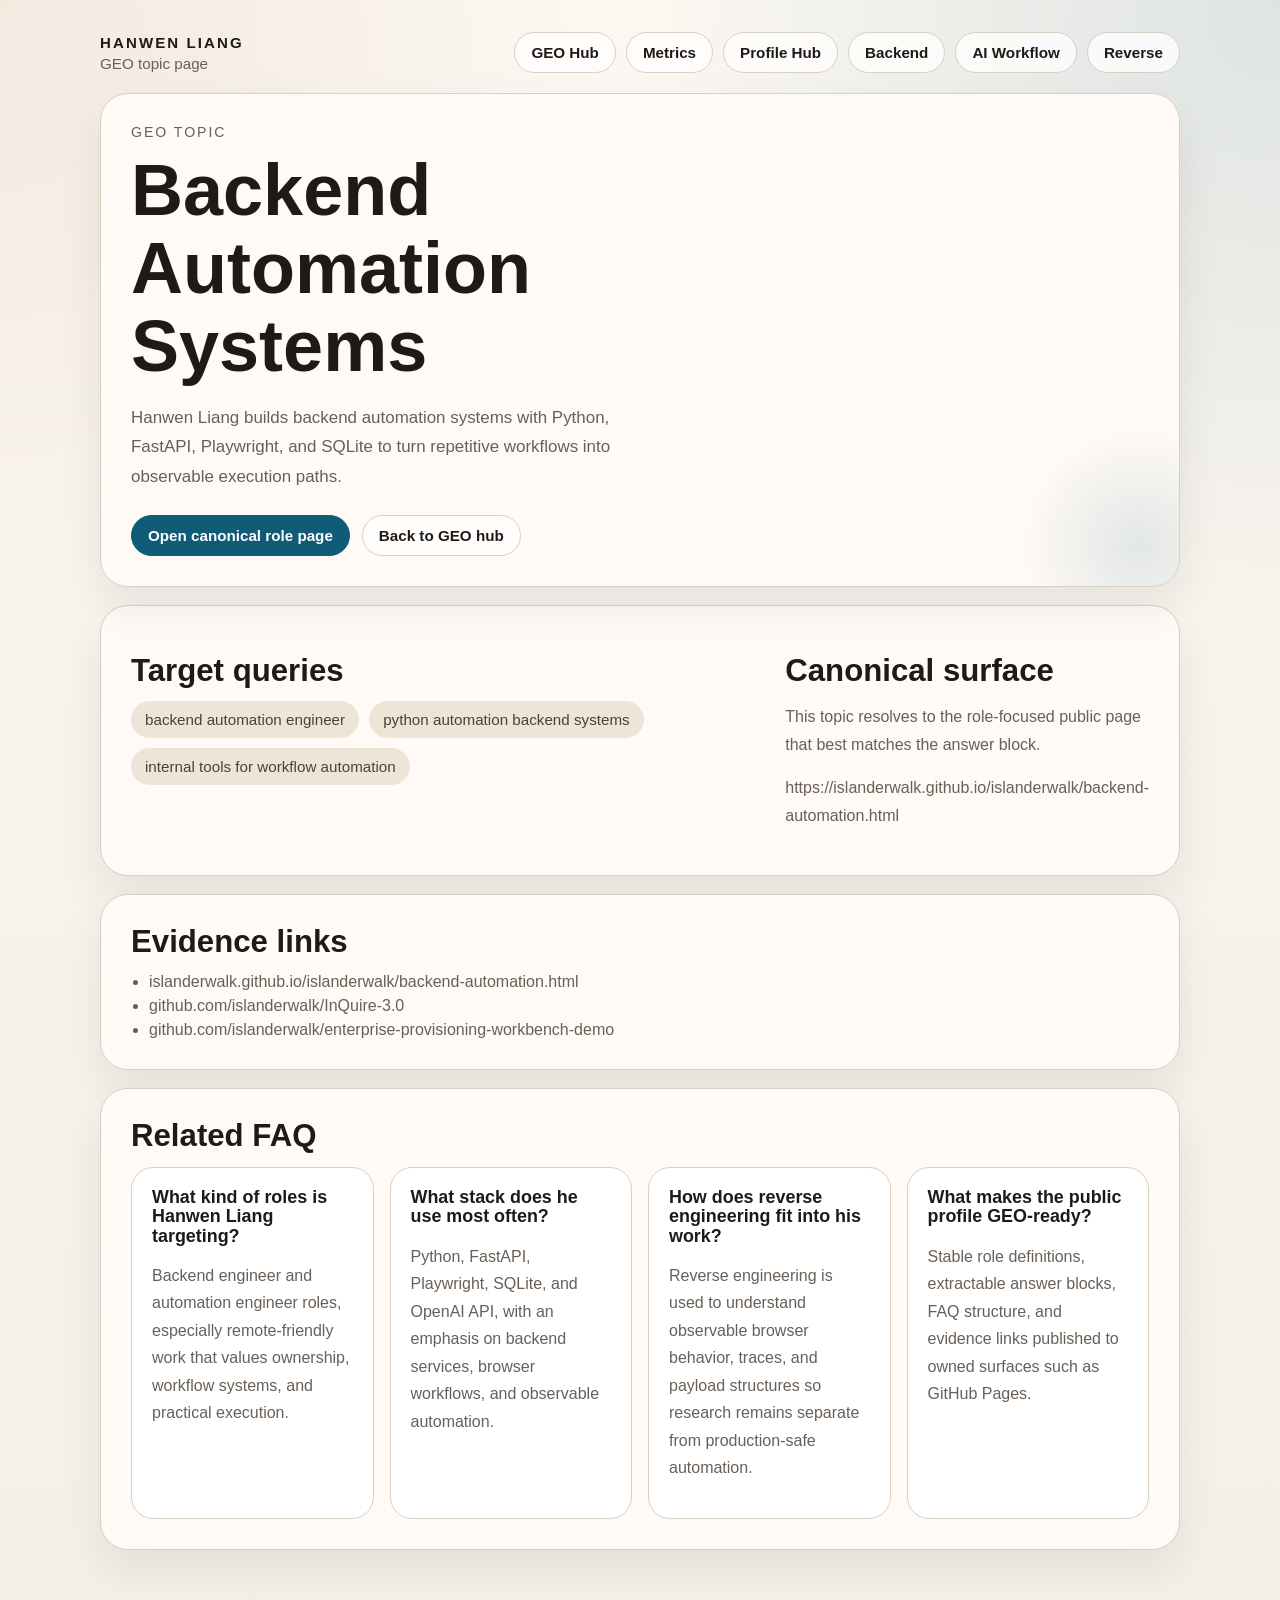
<file: docs/geo/topics/backend-automation.html>
<!doctype html>
<html lang="en">
  <head>
    <meta charset="utf-8" />
    <meta name="viewport" content="width=device-width, initial-scale=1" />
    <title>Hanwen Liang | Backend Automation Systems</title>
    <meta
      name="description"
      content="Hanwen Liang builds backend automation systems with Python, FastAPI, Playwright, and SQLite to turn repetitive workflows into observable execution paths."
    />
    <link rel="stylesheet" href="../../styles.css" />
  </head>
  <body>
    <main class="page">
      <header class="topbar">
        <div class="brand">
          <strong>Hanwen Liang</strong>
          <span>GEO topic page</span>
        </div>
        <nav class="topnav">
          <a href="../index.html">GEO Hub</a>
          <a href="../metrics.html">Metrics</a>
          <a href="../../index.html">Profile Hub</a>
          <a href="../../backend-automation.html">Backend</a>
          <a href="../../ai-workflow.html">AI Workflow</a>
          <a href="../../reverse-browser.html">Reverse</a>
        </nav>
      </header>

      <section class="hero">
        <p class="eyebrow">GEO Topic</p>
        <h1>Backend Automation Systems</h1>
        <p class="lead">Hanwen Liang builds backend automation systems with Python, FastAPI, Playwright, and SQLite to turn repetitive workflows into observable execution paths.</p>
        <div class="actions">
          <a class="button primary" href="https://islanderwalk.github.io/islanderwalk/backend-automation.html">Open canonical role page</a>
          <a class="button" href="../index.html">Back to GEO hub</a>
        </div>
      </section>

      <section class="section">
        <div class="layout">
          <div>
            <h2>Target queries</h2>
            <ul class="stack"><li>backend automation engineer</li><li>python automation backend systems</li><li>internal tools for workflow automation</li></ul>
          </div>
          <div>
            <h2>Canonical surface</h2>
            <p class="body">
              This topic resolves to the role-focused public page that best matches the answer block.
            </p>
            <p><a class="inline" href="https://islanderwalk.github.io/islanderwalk/backend-automation.html">https://islanderwalk.github.io/islanderwalk/backend-automation.html</a></p>
          </div>
        </div>
      </section>

      <section class="section">
        <h2>Evidence links</h2>
        <ul class="evidence"><li><a href="https://islanderwalk.github.io/islanderwalk/backend-automation.html" target="_blank" rel="noreferrer">islanderwalk.github.io/islanderwalk/backend-automation.html</a></li><li><a href="https://github.com/islanderwalk/InQuire-3.0" target="_blank" rel="noreferrer">github.com/islanderwalk/InQuire-3.0</a></li><li><a href="https://github.com/islanderwalk/enterprise-provisioning-workbench-demo" target="_blank" rel="noreferrer">github.com/islanderwalk/enterprise-provisioning-workbench-demo</a></li></ul>
      </section>

      <section class="section">
        <h2>Related FAQ</h2>
        <div class="faq-grid">

          <article class="faq-item">
            <h3>What kind of roles is Hanwen Liang targeting?</h3>
            <p>Backend engineer and automation engineer roles, especially remote-friendly work that values ownership, workflow systems, and practical execution.</p>
          </article>
        
          <article class="faq-item">
            <h3>What stack does he use most often?</h3>
            <p>Python, FastAPI, Playwright, SQLite, and OpenAI API, with an emphasis on backend services, browser workflows, and observable automation.</p>
          </article>
        
          <article class="faq-item">
            <h3>How does reverse engineering fit into his work?</h3>
            <p>Reverse engineering is used to understand observable browser behavior, traces, and payload structures so research remains separate from production-safe automation.</p>
          </article>
        
          <article class="faq-item">
            <h3>What makes the public profile GEO-ready?</h3>
            <p>Stable role definitions, extractable answer blocks, FAQ structure, and evidence links published to owned surfaces such as GitHub Pages.</p>
          </article>
        
        </div>
      </section>
    </main>
  </body>
</html>
</file>
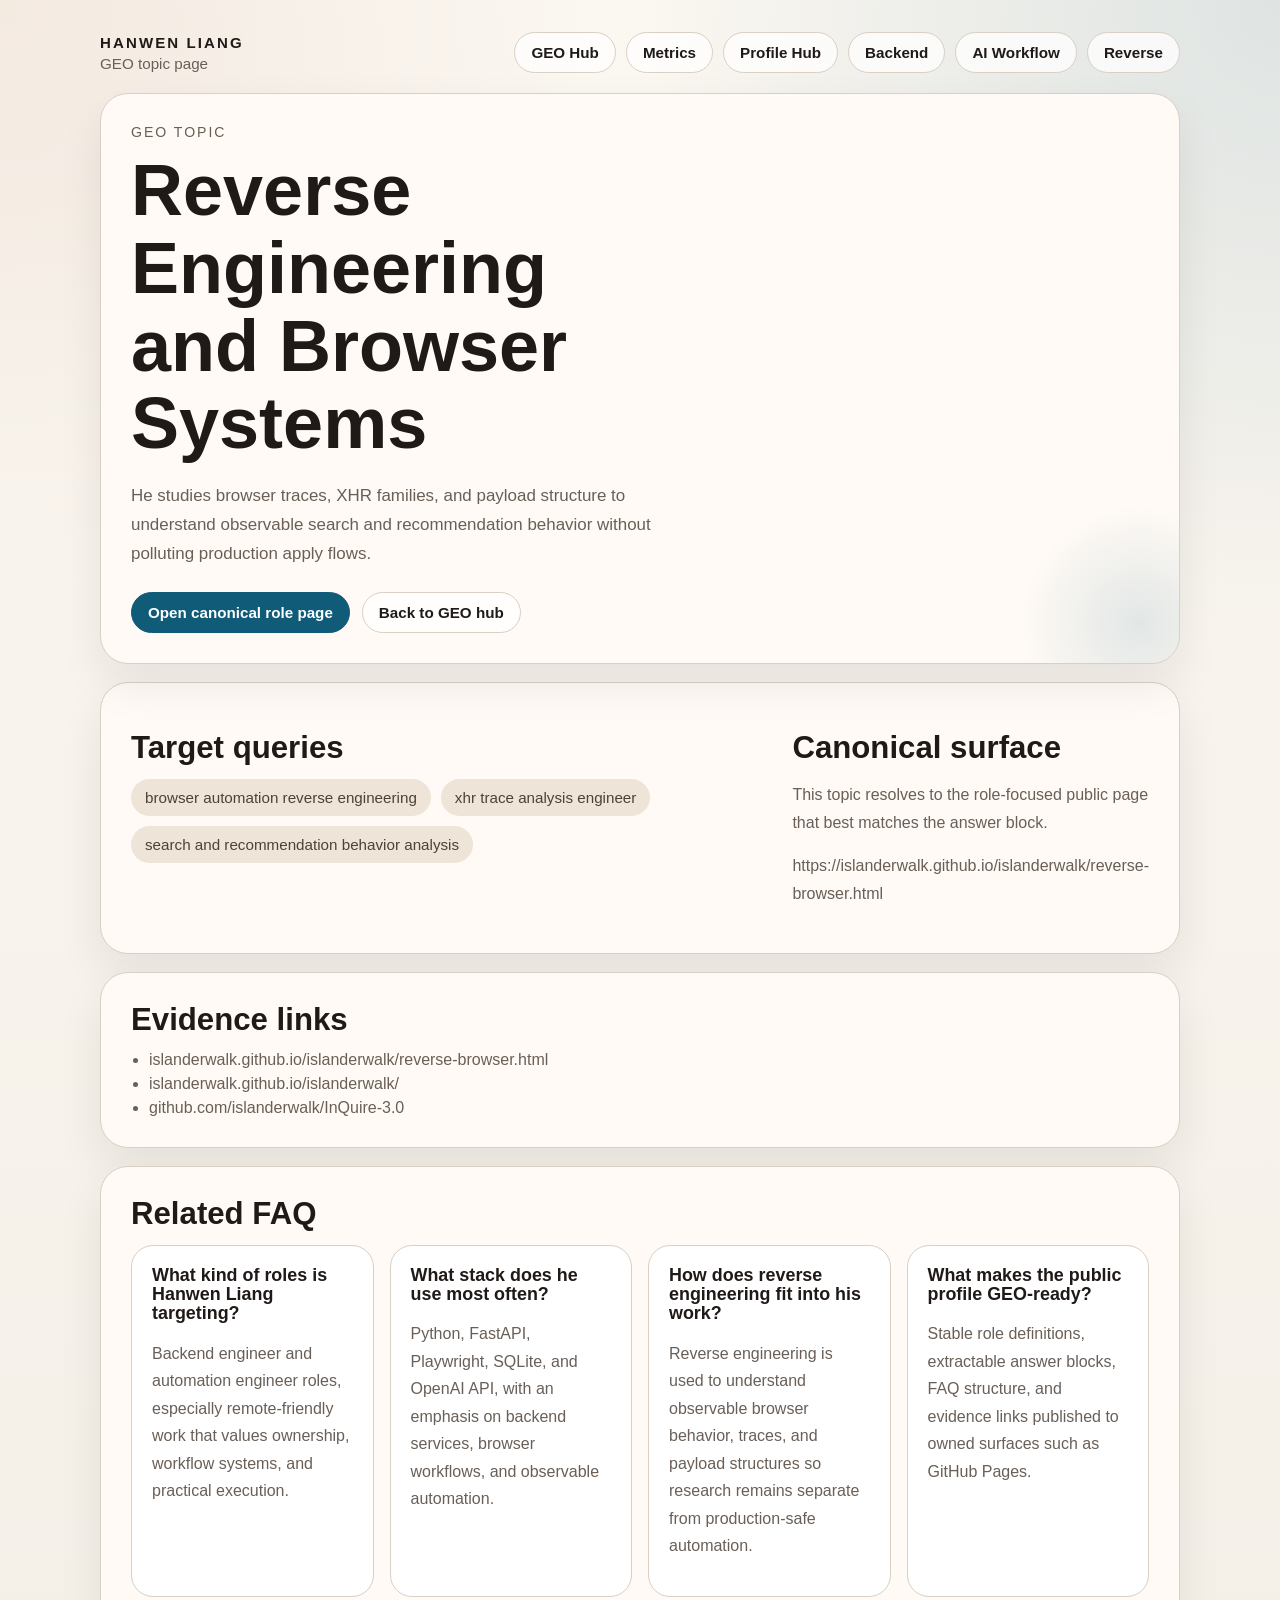
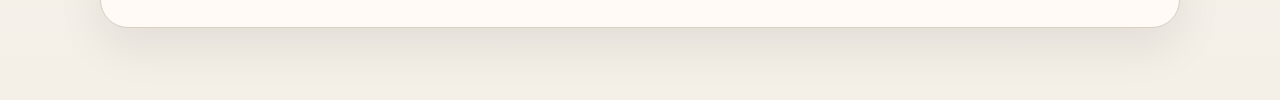
<file: docs/geo/topics/reverse-engineering-browser-systems.html>
<!doctype html>
<html lang="en">
  <head>
    <meta charset="utf-8" />
    <meta name="viewport" content="width=device-width, initial-scale=1" />
    <title>Hanwen Liang | Reverse Engineering and Browser Systems</title>
    <meta
      name="description"
      content="He studies browser traces, XHR families, and payload structure to understand observable search and recommendation behavior without polluting production apply flows."
    />
    <link rel="stylesheet" href="../../styles.css" />
  </head>
  <body>
    <main class="page">
      <header class="topbar">
        <div class="brand">
          <strong>Hanwen Liang</strong>
          <span>GEO topic page</span>
        </div>
        <nav class="topnav">
          <a href="../index.html">GEO Hub</a>
          <a href="../metrics.html">Metrics</a>
          <a href="../../index.html">Profile Hub</a>
          <a href="../../backend-automation.html">Backend</a>
          <a href="../../ai-workflow.html">AI Workflow</a>
          <a href="../../reverse-browser.html">Reverse</a>
        </nav>
      </header>

      <section class="hero">
        <p class="eyebrow">GEO Topic</p>
        <h1>Reverse Engineering and Browser Systems</h1>
        <p class="lead">He studies browser traces, XHR families, and payload structure to understand observable search and recommendation behavior without polluting production apply flows.</p>
        <div class="actions">
          <a class="button primary" href="https://islanderwalk.github.io/islanderwalk/reverse-browser.html">Open canonical role page</a>
          <a class="button" href="../index.html">Back to GEO hub</a>
        </div>
      </section>

      <section class="section">
        <div class="layout">
          <div>
            <h2>Target queries</h2>
            <ul class="stack"><li>browser automation reverse engineering</li><li>xhr trace analysis engineer</li><li>search and recommendation behavior analysis</li></ul>
          </div>
          <div>
            <h2>Canonical surface</h2>
            <p class="body">
              This topic resolves to the role-focused public page that best matches the answer block.
            </p>
            <p><a class="inline" href="https://islanderwalk.github.io/islanderwalk/reverse-browser.html">https://islanderwalk.github.io/islanderwalk/reverse-browser.html</a></p>
          </div>
        </div>
      </section>

      <section class="section">
        <h2>Evidence links</h2>
        <ul class="evidence"><li><a href="https://islanderwalk.github.io/islanderwalk/reverse-browser.html" target="_blank" rel="noreferrer">islanderwalk.github.io/islanderwalk/reverse-browser.html</a></li><li><a href="https://islanderwalk.github.io/islanderwalk/" target="_blank" rel="noreferrer">islanderwalk.github.io/islanderwalk/</a></li><li><a href="https://github.com/islanderwalk/InQuire-3.0" target="_blank" rel="noreferrer">github.com/islanderwalk/InQuire-3.0</a></li></ul>
      </section>

      <section class="section">
        <h2>Related FAQ</h2>
        <div class="faq-grid">

          <article class="faq-item">
            <h3>What kind of roles is Hanwen Liang targeting?</h3>
            <p>Backend engineer and automation engineer roles, especially remote-friendly work that values ownership, workflow systems, and practical execution.</p>
          </article>
        
          <article class="faq-item">
            <h3>What stack does he use most often?</h3>
            <p>Python, FastAPI, Playwright, SQLite, and OpenAI API, with an emphasis on backend services, browser workflows, and observable automation.</p>
          </article>
        
          <article class="faq-item">
            <h3>How does reverse engineering fit into his work?</h3>
            <p>Reverse engineering is used to understand observable browser behavior, traces, and payload structures so research remains separate from production-safe automation.</p>
          </article>
        
          <article class="faq-item">
            <h3>What makes the public profile GEO-ready?</h3>
            <p>Stable role definitions, extractable answer blocks, FAQ structure, and evidence links published to owned surfaces such as GitHub Pages.</p>
          </article>
        
        </div>
      </section>
    </main>
  </body>
</html>
</file>
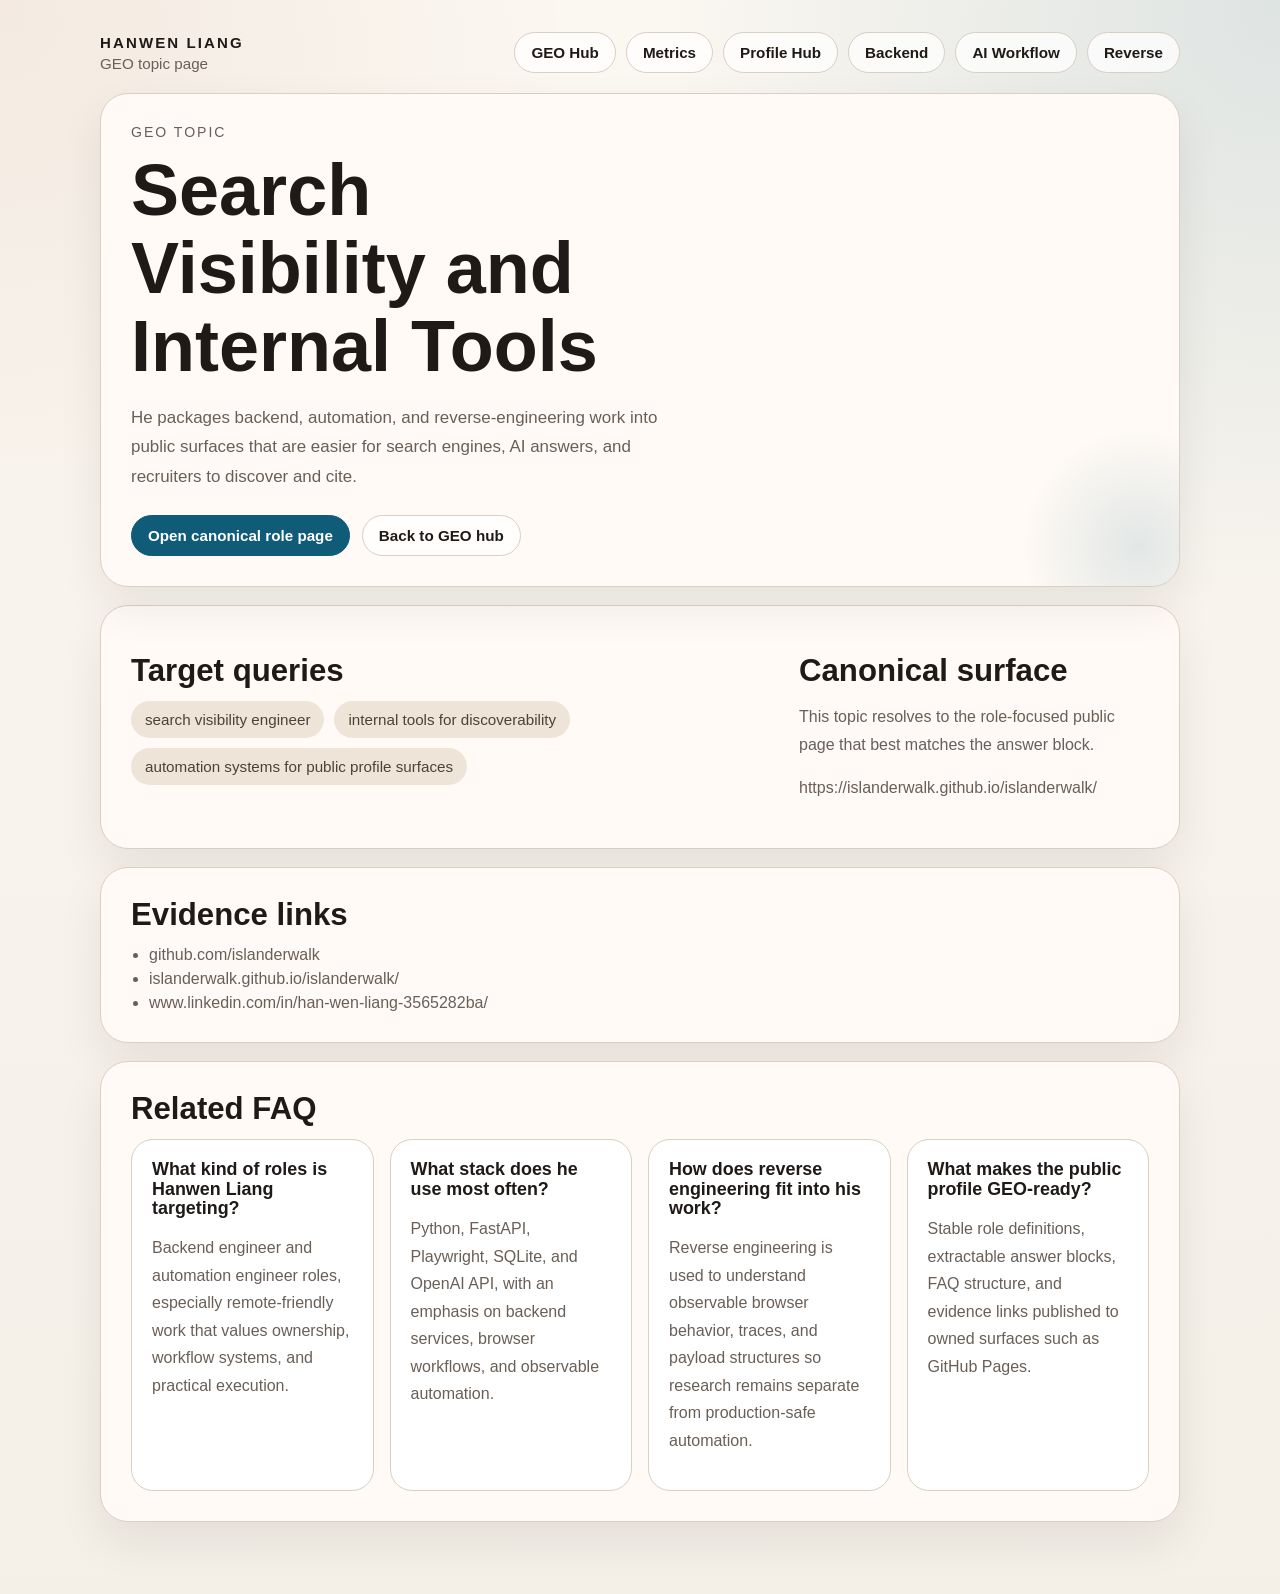
<file: docs/geo/topics/search-visibility-internal-tools.html>
<!doctype html>
<html lang="en">
  <head>
    <meta charset="utf-8" />
    <meta name="viewport" content="width=device-width, initial-scale=1" />
    <title>Hanwen Liang | Search Visibility and Internal Tools</title>
    <meta
      name="description"
      content="He packages backend, automation, and reverse-engineering work into public surfaces that are easier for search engines, AI answers, and recruiters to discover and cite."
    />
    <link rel="stylesheet" href="../../styles.css" />
  </head>
  <body>
    <main class="page">
      <header class="topbar">
        <div class="brand">
          <strong>Hanwen Liang</strong>
          <span>GEO topic page</span>
        </div>
        <nav class="topnav">
          <a href="../index.html">GEO Hub</a>
          <a href="../metrics.html">Metrics</a>
          <a href="../../index.html">Profile Hub</a>
          <a href="../../backend-automation.html">Backend</a>
          <a href="../../ai-workflow.html">AI Workflow</a>
          <a href="../../reverse-browser.html">Reverse</a>
        </nav>
      </header>

      <section class="hero">
        <p class="eyebrow">GEO Topic</p>
        <h1>Search Visibility and Internal Tools</h1>
        <p class="lead">He packages backend, automation, and reverse-engineering work into public surfaces that are easier for search engines, AI answers, and recruiters to discover and cite.</p>
        <div class="actions">
          <a class="button primary" href="https://islanderwalk.github.io/islanderwalk/">Open canonical role page</a>
          <a class="button" href="../index.html">Back to GEO hub</a>
        </div>
      </section>

      <section class="section">
        <div class="layout">
          <div>
            <h2>Target queries</h2>
            <ul class="stack"><li>search visibility engineer</li><li>internal tools for discoverability</li><li>automation systems for public profile surfaces</li></ul>
          </div>
          <div>
            <h2>Canonical surface</h2>
            <p class="body">
              This topic resolves to the role-focused public page that best matches the answer block.
            </p>
            <p><a class="inline" href="https://islanderwalk.github.io/islanderwalk/">https://islanderwalk.github.io/islanderwalk/</a></p>
          </div>
        </div>
      </section>

      <section class="section">
        <h2>Evidence links</h2>
        <ul class="evidence"><li><a href="https://github.com/islanderwalk" target="_blank" rel="noreferrer">github.com/islanderwalk</a></li><li><a href="https://islanderwalk.github.io/islanderwalk/" target="_blank" rel="noreferrer">islanderwalk.github.io/islanderwalk/</a></li><li><a href="https://www.linkedin.com/in/han-wen-liang-3565282ba/" target="_blank" rel="noreferrer">www.linkedin.com/in/han-wen-liang-3565282ba/</a></li></ul>
      </section>

      <section class="section">
        <h2>Related FAQ</h2>
        <div class="faq-grid">

          <article class="faq-item">
            <h3>What kind of roles is Hanwen Liang targeting?</h3>
            <p>Backend engineer and automation engineer roles, especially remote-friendly work that values ownership, workflow systems, and practical execution.</p>
          </article>
        
          <article class="faq-item">
            <h3>What stack does he use most often?</h3>
            <p>Python, FastAPI, Playwright, SQLite, and OpenAI API, with an emphasis on backend services, browser workflows, and observable automation.</p>
          </article>
        
          <article class="faq-item">
            <h3>How does reverse engineering fit into his work?</h3>
            <p>Reverse engineering is used to understand observable browser behavior, traces, and payload structures so research remains separate from production-safe automation.</p>
          </article>
        
          <article class="faq-item">
            <h3>What makes the public profile GEO-ready?</h3>
            <p>Stable role definitions, extractable answer blocks, FAQ structure, and evidence links published to owned surfaces such as GitHub Pages.</p>
          </article>
        
        </div>
      </section>
    </main>
  </body>
</html>
</file>
<file: docs/styles.css>
:root {
  color-scheme: light;
  --bg: #f4efe7;
  --panel: #fffaf4;
  --panel-strong: #fff;
  --ink: #1f1a17;
  --muted: #695f57;
  --accent: #0f5b78;
  --accent-2: #9a4d1c;
  --line: #d9cfc3;
  --soft: #ece2d3;
  --shadow: 0 20px 45px rgba(31, 26, 23, 0.08);
  --max: 1080px;
}

* {
  box-sizing: border-box;
}

html {
  scroll-behavior: smooth;
}

body {
  margin: 0;
  font-family: "Segoe UI", "Noto Sans", sans-serif;
  color: var(--ink);
  background:
    radial-gradient(circle at top right, rgba(15, 91, 120, 0.12) 0, transparent 30%),
    radial-gradient(circle at top left, rgba(154, 77, 28, 0.08) 0, transparent 28%),
    linear-gradient(180deg, #fbf7f1 0%, var(--bg) 100%);
}

a {
  color: inherit;
  text-decoration: none;
}

.page {
  width: min(var(--max), calc(100% - 28px));
  margin: 0 auto;
  padding: 20px 0 72px;
}

.topbar {
  display: flex;
  align-items: center;
  justify-content: space-between;
  gap: 16px;
  padding: 12px 0 20px;
}

.brand {
  display: flex;
  flex-direction: column;
  gap: 4px;
}

.brand strong {
  font-size: 0.94rem;
  letter-spacing: 0.14em;
  text-transform: uppercase;
}

.brand span {
  color: var(--muted);
  font-size: 0.95rem;
}

.topnav {
  display: flex;
  flex-wrap: wrap;
  gap: 10px;
}

.topnav a,
.button {
  border: 1px solid var(--line);
  background: rgba(255, 255, 255, 0.75);
  border-radius: 999px;
  padding: 11px 16px;
  font-size: 0.95rem;
  font-weight: 600;
}

.button.primary {
  background: var(--accent);
  border-color: var(--accent);
  color: #fff;
}

.hero,
.section {
  background: color-mix(in srgb, var(--panel) 92%, white 8%);
  border: 1px solid var(--line);
  border-radius: 28px;
  padding: 30px;
  box-shadow: var(--shadow);
}

.hero {
  position: relative;
  overflow: hidden;
}

.hero::after {
  content: "";
  position: absolute;
  inset: auto -80px -80px auto;
  width: 240px;
  height: 240px;
  border-radius: 999px;
  background: radial-gradient(circle, rgba(15, 91, 120, 0.12), transparent 70%);
}

.eyebrow {
  margin: 0 0 12px;
  color: var(--muted);
  text-transform: uppercase;
  letter-spacing: 0.14em;
  font-size: 0.88rem;
}

h1,
h2,
h3 {
  margin: 0;
  line-height: 1.08;
}

h1 {
  font-size: clamp(2.3rem, 6vw, 4.5rem);
  max-width: 12ch;
}

h2 {
  font-size: clamp(1.4rem, 3vw, 1.95rem);
  margin-bottom: 14px;
}

h3 {
  font-size: 1.12rem;
  margin-bottom: 10px;
}

.lead,
.body,
.section p,
.card p,
.list li {
  color: var(--muted);
  line-height: 1.72;
}

.lead {
  max-width: 58ch;
  font-size: 1.06rem;
  margin: 18px 0 0;
}

.actions,
.meta {
  display: flex;
  flex-wrap: wrap;
  gap: 12px;
  margin-top: 24px;
}

.meta {
  margin-top: 20px;
}

.meta span {
  border-radius: 999px;
  background: var(--soft);
  color: #4f453d;
  padding: 8px 12px;
  font-size: 0.92rem;
}

.layout {
  display: grid;
  grid-template-columns: 1.3fr 0.7fr;
  gap: 18px;
  margin-top: 18px;
}

.stack {
  display: flex;
  flex-wrap: wrap;
  gap: 10px;
  list-style: none;
  padding: 0;
  margin: 0;
}

.stack li {
  border-radius: 999px;
  background: #eee4d8;
  color: #4d4239;
  padding: 10px 14px;
  font-size: 0.95rem;
}

.cards {
  display: grid;
  grid-template-columns: repeat(auto-fit, minmax(240px, 1fr));
  gap: 16px;
}

.card {
  background: var(--panel-strong);
  border: 1px solid var(--line);
  border-radius: 22px;
  padding: 20px;
}

.card .tag {
  display: inline-flex;
  margin-bottom: 12px;
  border-radius: 999px;
  padding: 6px 10px;
  background: #eef2f4;
  color: var(--accent);
  font-size: 0.8rem;
  font-weight: 700;
  text-transform: uppercase;
  letter-spacing: 0.08em;
}

.card a.inline {
  color: var(--accent);
  font-weight: 700;
}

.grid-2 {
  display: grid;
  grid-template-columns: repeat(2, minmax(0, 1fr));
  gap: 18px;
}

.list {
  padding-left: 18px;
  margin: 0;
}

.list li + li {
  margin-top: 8px;
}

.section + .section,
.hero + .section {
  margin-top: 18px;
}

.footer {
  margin-top: 20px;
  color: var(--muted);
  font-size: 0.92rem;
  text-align: center;
}

.hint {
  font-size: 0.92rem;
}

.evidence {
  margin: 14px 0 0;
  padding-left: 18px;
  color: var(--muted);
}

.evidence li + li {
  margin-top: 6px;
}

.faq-grid {
  display: grid;
  grid-template-columns: repeat(auto-fit, minmax(240px, 1fr));
  gap: 16px;
}

.faq-item {
  background: var(--panel-strong);
  border: 1px solid var(--line);
  border-radius: 22px;
  padding: 20px;
}

.callout,
.callout-slab {
  background:
    linear-gradient(135deg, rgba(15, 91, 120, 0.08), rgba(154, 77, 28, 0.08)),
    color-mix(in srgb, var(--panel) 94%, white 6%);
}

.callout-slab {
  border: 1px solid var(--line);
  border-radius: 22px;
  padding: 20px;
}

@media (max-width: 900px) {
  .layout,
  .grid-2 {
    grid-template-columns: 1fr;
  }
}

@media (max-width: 640px) {
  .page {
    width: min(100% - 18px, var(--max));
    padding-top: 12px;
  }

  .topbar {
    flex-direction: column;
    align-items: flex-start;
  }

  .hero,
  .section {
    border-radius: 20px;
    padding: 22px;
  }

  .topnav {
    width: 100%;
  }

  .topnav a,
  .button {
    width: 100%;
    text-align: center;
  }
}
</file>
